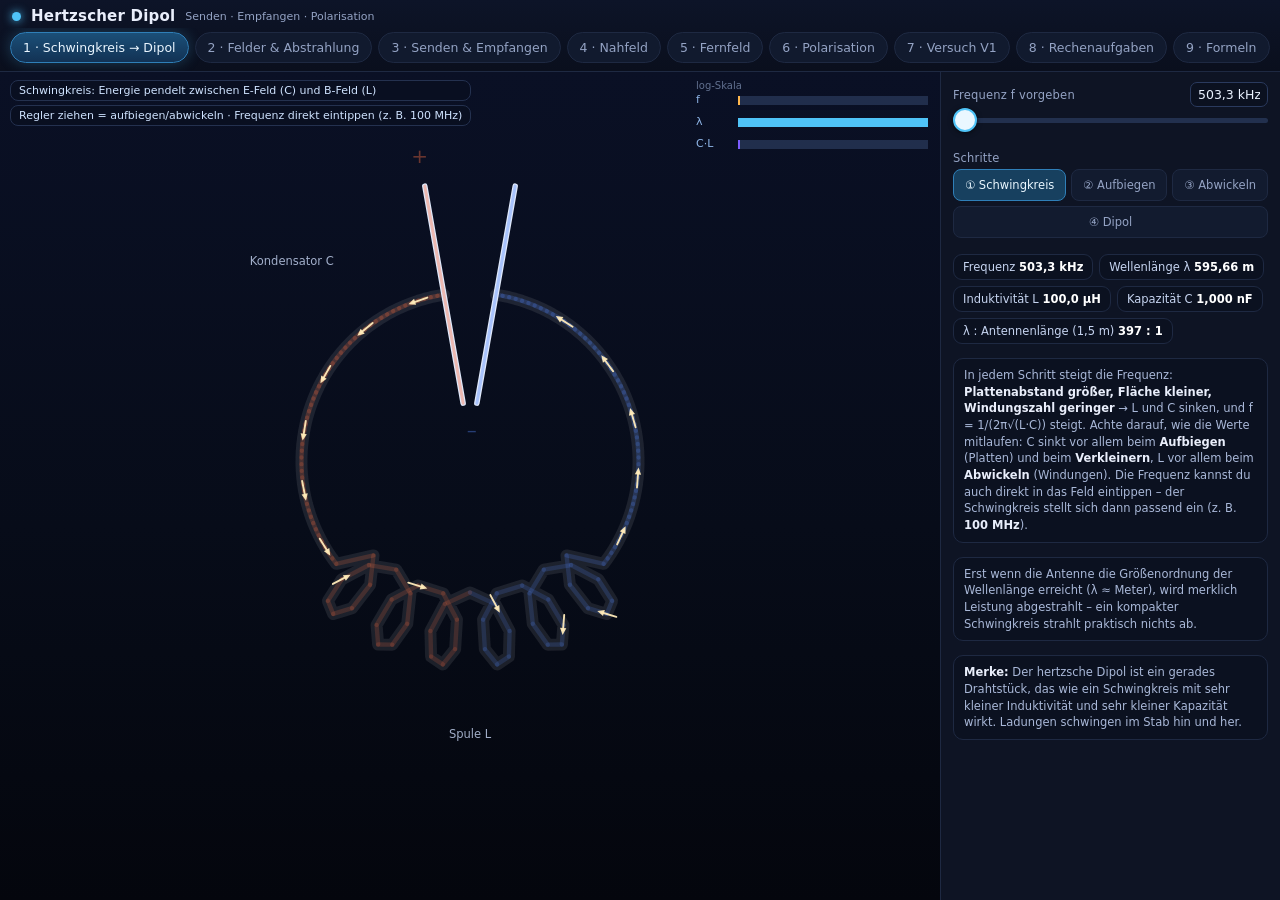
<file: index.html>
<!DOCTYPE html>
<html lang="de">
<head>
<meta charset="utf-8">
<meta name="viewport" content="width=device-width,initial-scale=1,maximum-scale=1,user-scalable=no,viewport-fit=cover">
<meta name="apple-mobile-web-app-capable" content="yes">
<meta name="apple-mobile-web-app-title" content="Dipol">
<link rel="apple-touch-icon" href="[data-uri]">
<link rel="icon" href="[data-uri]">
<meta name="mobile-web-app-capable" content="yes">
<meta name="apple-mobile-web-app-status-bar-style" content="black-translucent">
<meta name="theme-color" content="#070a14">
<meta name="description" content="Interaktive Simulation zum hertzschen Dipol: Senden und Empfangen, Abstrahlcharakteristik, Polarisation.">
<title>Hertzscher Dipol – Senden &amp; Empfangen</title>
<style>
/* Hertzscher Dipol – interaktive Simulation */
*{box-sizing:border-box;-webkit-tap-highlight-color:transparent}
:root{
  --bg:#070a14; --panel:#0e1424; --panel2:#131b2f; --line:#1e2942;
  --fg:#e9eefb; --dim:#94a3c4; --accent:#4fc3f7; --accent2:#7c5cff;
  --warm:#ff7043; --cool:#5b8cff; --mag:#40e0d0; --lamp:#ffd54f; --ok:#43d17a; --bad:#ff5a6e;
}
html,body{margin:0;padding:0;height:100%;background:var(--bg);color:var(--fg);
  font-family:-apple-system,BlinkMacSystemFont,"SF Pro Text",system-ui,"Segoe UI",Roboto,sans-serif;
  overscroll-behavior:none;-webkit-text-size-adjust:100%}
body{position:fixed;inset:0;overflow:hidden}
button{font-family:inherit}
#app{display:flex;flex-direction:column;height:100%;
  padding:env(safe-area-inset-top) env(safe-area-inset-right) env(safe-area-inset-bottom) env(safe-area-inset-left)}

/* ---------- Kopfleiste ---------- */
header{flex:0 0 auto;border-bottom:1px solid var(--line);background:linear-gradient(180deg,#0d1428,#0a0f1d)}
.brandrow{display:flex;align-items:center;gap:10px;padding:7px 12px 3px}
.brandrow h1{font-size:15px;margin:0;font-weight:650;letter-spacing:.2px;white-space:nowrap}
.brandrow .sub{font-size:11px;color:var(--dim);white-space:nowrap;overflow:hidden;text-overflow:ellipsis}
.spark{width:9px;height:9px;border-radius:50%;background:var(--accent);box-shadow:0 0 10px var(--accent);flex:0 0 auto}
#tabs{display:flex;gap:6px;overflow-x:auto;padding:4px 10px 8px;scrollbar-width:none}
#tabs::-webkit-scrollbar{display:none}
.tab{flex:0 0 auto;border:1px solid var(--line);background:#111a2e;color:var(--dim);
  font-size:12.5px;padding:7px 12px;border-radius:999px;white-space:nowrap;transition:.15s}
.tab.on{background:linear-gradient(180deg,#1b4f78,#123254);color:#eaf6ff;border-color:#2f7fb8;
  box-shadow:0 0 14px rgba(79,195,247,.25)}

/* ---------- Hauptbereich ---------- */
main{flex:1 1 auto;position:relative;min-height:0}
.view{position:absolute;inset:0;display:none;flex-direction:column}
.view.on{display:flex}
.stage{flex:1 1 auto;position:relative;min-height:0;overflow:hidden}
.stage canvas{display:block;width:100%;height:100%;touch-action:none}
.badges{position:absolute;top:8px;left:10px;display:flex;flex-direction:column;gap:4px;pointer-events:none}
.badge{font-size:11px;color:#cfe3ff;background:rgba(10,16,32,.72);border:1px solid #24314f;
  border-radius:8px;padding:3px 8px;backdrop-filter:blur(4px)}
.hint{position:absolute;bottom:8px;left:10px;right:10px;font-size:10.5px;color:#7d8db0;pointer-events:none;text-align:center}
.iconbtn{position:absolute;top:8px;right:10px;background:rgba(10,16,32,.75);border:1px solid #24314f;color:#cfe3ff;
  font-size:11.5px;padding:6px 10px;border-radius:8px}

/* ---------- Bedienfeld ---------- */
.panel{flex:0 0 auto;background:var(--panel);border-top:1px solid var(--line);
  padding:8px 12px 10px;overflow-y:auto;-webkit-overflow-scrolling:touch;max-height:47vh}
.panel.full{max-height:none;flex:1 1 auto;border-top:none}
.grid{display:grid;grid-template-columns:repeat(auto-fit,minmax(215px,1fr));gap:6px 16px}
.ctrl{min-width:0;padding:2px 0}
.ctrl-top{display:flex;justify-content:space-between;align-items:baseline;gap:8px}
.ctrl label{font-size:11.5px;color:var(--dim);letter-spacing:.2px}
.ctrl output{font-size:12.5px;font-weight:650;color:var(--accent);font-variant-numeric:tabular-nums}
input[type=range]{-webkit-appearance:none;appearance:none;width:100%;height:26px;background:transparent;margin:0}
input[type=range]::-webkit-slider-runnable-track{height:5px;border-radius:3px;background:#22304e}
input[type=range]::-webkit-slider-thumb{-webkit-appearance:none;width:24px;height:24px;border-radius:50%;
  background:#eaf7ff;border:2px solid var(--accent);margin-top:-10px;box-shadow:0 1px 5px rgba(0,0,0,.55)}
input[type=range]::-moz-range-track{height:5px;border-radius:3px;background:#22304e}
input[type=range]::-moz-range-thumb{width:22px;height:22px;border:2px solid var(--accent);background:#eaf7ff;border-radius:50%}
.nbox{display:inline-flex;align-items:baseline;gap:4px;flex:0 0 auto}
.nentry{width:78px;background:#0b1120;border:1px solid #2a3a5e;color:#eaf2ff;border-radius:7px;
  padding:4px 7px;font-size:12.5px;text-align:right;font-variant-numeric:tabular-nums;font-family:inherit}
.nentry:focus{outline:none;border-color:var(--accent);background:#0e1730}
.nunit{font-size:11.5px;color:var(--dim)}
.seg{display:flex;gap:5px;margin-top:3px;flex-wrap:wrap}
.seg button{flex:1 1 auto;min-width:58px;border:1px solid var(--line);background:#121b2f;color:var(--dim);
  font-size:11.5px;padding:8px 6px;border-radius:8px;transition:.15s}
.seg button.on{background:#17405f;color:#eaf7ff;border-color:#2f7fb8}
.seg.wide button{min-width:0}
h2.sec{font-size:11px;text-transform:uppercase;letter-spacing:1.1px;color:#61708f;margin:10px 0 2px;grid-column:1/-1}
.note{font-size:11.5px;line-height:1.45;color:#a9b8d8;background:#0b1120;border:1px solid var(--line);
  border-radius:10px;padding:8px 10px;margin-top:8px;grid-column:1/-1}
.note b{color:#e9eefb}
.formula{font-family:ui-monospace,SFMono-Regular,Menlo,monospace;color:#ffd9a8;font-size:12px}
.readouts{display:flex;flex-wrap:wrap;gap:6px;margin-top:8px;grid-column:1/-1}
.ro{background:#0b1120;border:1px solid var(--line);border-radius:9px;padding:5px 9px;font-size:11.5px;color:#c6d4f0}
.ro b{color:#fff;font-variant-numeric:tabular-nums}
.ro.warm b{color:var(--warm)} .ro.cool b{color:var(--mag)}
.plots{display:flex;gap:10px;grid-column:1/-1;margin-top:8px;flex-wrap:wrap}
.plots canvas{background:#0a1020;border:1px solid var(--line);border-radius:10px;width:150px;height:118px}

/* ---------- Karten (Aufgaben / Formeln) ---------- */
.cards{display:flex;flex-direction:column;gap:10px;padding:10px 12px 24px;overflow-y:auto;-webkit-overflow-scrolling:touch}
.ex{display:grid;grid-template-columns:minmax(0,220px) auto;gap:8px;align-items:center;margin-top:9px;justify-content:start}
.ex input{width:100%;background:#0b1120;border:1px solid var(--line);color:#eaf2ff;border-radius:9px;
  padding:10px 11px;font-size:15px;font-family:inherit;font-variant-numeric:tabular-nums}
.ex input:focus{outline:none;border-color:#2f7fb8}
.ex .unit{color:var(--dim);font-size:12.5px;white-space:nowrap}
.exrow{display:flex;gap:6px;margin-top:8px;flex-wrap:wrap}
.exrow button{flex:1 1 auto;border:1px solid #2f7fb8;background:#123254;color:#dff0ff;font-size:12.5px;padding:9px 11px;border-radius:9px}
.exrow button.ghost{border-color:var(--line);background:#111a2e;color:#c2cfe8}
.sol{margin-top:8px;font-size:12.5px;line-height:1.55;color:#cfe6ff;background:#0b1120;border:1px solid var(--line);
  border-radius:10px;padding:9px 11px;display:none}
.sol.on{display:block}
.card{background:var(--panel2);border:1px solid var(--line);border-radius:14px;padding:11px 13px}
.card h3{margin:0 0 6px;font-size:13.5px;display:flex;align-items:center;gap:8px}
.card h3 .n{display:inline-flex;width:20px;height:20px;border-radius:6px;background:#1c2b48;color:#8fd0ff;
  font-size:11.5px;align-items:center;justify-content:center;flex:0 0 auto}
.card p{margin:4px 0;font-size:12.5px;line-height:1.5;color:#c2cfe8}
.card .ans{display:flex;flex-direction:column;gap:6px;margin-top:8px}
.card .ans button{text-align:left;border:1px solid var(--line);background:#111a2e;color:#c2cfe8;font-size:12.5px;
  padding:9px 11px;border-radius:9px;line-height:1.4}
.card .ans button.ok{background:#12351f;border-color:#2f7f4a;color:#c6f0d5}
.card .ans button.bad{background:#3a1520;border-color:#8a3244;color:#ffd3da}
.fb{margin-top:8px;font-size:12.5px;line-height:1.5;color:#bfe9cf}
.fb.err{color:#ffc9d2}
.jump{margin-top:9px;border:1px solid #2f7fb8;background:#123254;color:#dff0ff;font-size:12px;padding:8px 11px;border-radius:9px}
.kv{display:grid;grid-template-columns:auto 1fr;gap:4px 12px;font-size:12.5px;margin-top:6px}
.kv div:nth-child(odd){color:var(--dim)}
.kv .formula{font-size:12.5px}
table.cmp{width:100%;border-collapse:collapse;font-size:12px;margin-top:6px}
table.cmp th,table.cmp td{border:1px solid var(--line);padding:6px 8px;text-align:left;vertical-align:top}
table.cmp th{background:#16213a;color:#bcd0f0;font-weight:600}

/* ---------- Querformat ---------- */
@media (orientation:landscape) and (max-height:900px){
  .view.on{flex-direction:row}
  .panel{max-height:none;width:340px;flex:0 0 340px;border-top:none;border-left:1px solid var(--line);
    padding-bottom:12px}
  .panel.full{width:auto;flex:1 1 auto}
  .grid{grid-template-columns:1fr}
  .badges{top:8px}
}
@media (max-width:420px){
  .brandrow h1{font-size:13.5px}
  .grid{grid-template-columns:1fr}
}

</style>
</head>
<body>
<div id="app">
  <header>
    <div class="brandrow">
      <span class="spark"></span>
      <h1>Hertzscher Dipol</h1>
      <span class="sub">Senden · Empfangen · Polarisation</span>
    </div>
    <nav id="tabs"></nav>
  </header>
  <main id="main"></main>
</div>
<script>
/* =========================================================================
   Hertzscher Dipol – interaktive Simulation
   Teil 1: Kern (Mathematik, 3D-Projektion, Bedienelemente, Tab-System)
   ========================================================================= */
'use strict';

const TAU = Math.PI * 2;
const C0 = 299792458;            // Lichtgeschwindigkeit in m/s
const D2R = Math.PI / 180;
const HALF_FOV = 23 * D2R;                       // halber vertikaler Öffnungswinkel
const clamp = (x, a, b) => (x < a ? a : x > b ? b : x);
const lerp = (a, b, t) => a + (b - a) * t;
const smooth = t => t * t * (3 - 2 * t);

function num(x, d = 2) { return x.toFixed(d).replace('.', ','); }
function hzStr(f) {
  if (f >= 1e9) return num(f / 1e9, 2) + ' GHz';
  if (f >= 1e6) return num(f / 1e6, f / 1e6 < 10 ? 2 : 1) + ' MHz';
  if (f >= 1e3) return num(f / 1e3, 0) + ' kHz';
  return num(f, 0) + ' Hz';
}
function pct(x) { return num(clamp(x * 100, 0, 999), x * 100 < 10 ? 1 : 0) + ' %'; }
/* Frequenzangabe aus Text lesen: "100", "100 MHz", "433mhz", "2,4 GHz" */
function parseHz(s) {
  const t = String(s).toLowerCase().replace(',', '.').replace(/\s/g, '');
  const m = t.match(/(-?[0-9]*\.?[0-9]+)(ghz|mhz|khz|hz)?/);
  if (!m) return NaN;
  const v = parseFloat(m[1]);
  const u = m[2] || 'mhz';
  return v * (u === 'ghz' ? 1e9 : u === 'mhz' ? 1e6 : u === 'khz' ? 1e3 : 1);
}

const el = (tag, cls, txt) => { const e = document.createElement(tag); if (cls) e.className = cls; if (txt != null) e.textContent = txt; return e; };
const $ = s => document.querySelector(s);

/* ================= 3D-Vektor-Mathematik ================= */
const v3 = {
  sub: (a, b) => [a[0] - b[0], a[1] - b[1], a[2] - b[2]],
  add: (a, b) => [a[0] + b[0], a[1] + b[1], a[2] + b[2]],
  mul: (a, s) => [a[0] * s, a[1] * s, a[2] * s],
  dot: (a, b) => a[0] * b[0] + a[1] * b[1] + a[2] * b[2],
  cross: (a, b) => [a[1] * b[2] - a[2] * b[1], a[2] * b[0] - a[0] * b[2], a[0] * b[1] - a[1] * b[0]],
  len: a => Math.hypot(a[0], a[1], a[2]),
  norm: a => { const l = Math.hypot(a[0], a[1], a[2]) || 1; return [a[0] / l, a[1] / l, a[2] / l]; }
};

/* ================= Physik: Feld eines Hertz-Dipols =================
   Dipol entlang der y-Achse. Standardformeln des kurzen Dipols mit
   Nahfeld- (1/r^3), Induktions- (1/r^2) und Fernfeldanteil (1/r).
   k = 2*pi/lambda, t = Phasenwinkel (omega*t) in rad.                 */
function dipoleField(x, y, z, t, k) {
  let r = Math.hypot(x, y, z); if (r < 1e-3) r = 1e-3;
  const rho = Math.hypot(x, z);
  const cost = y / r;
  const sint = Math.min(1, rho / r);
  const u = t - k * r;
  const cu = Math.cos(u), su = Math.sin(u);
  const i1 = 1 / r, i2 = i1 * i1, i3 = i2 * i1;
  const Er = 2 * cost * (cu * i3 - k * su * i2);
  const Et = sint * (cu * (i3 - k * k * i1) - k * su * i2);
  const Bp = sint * (k * k * cu * i1 + k * su * i2);
  const rh = [x / r, y / r, z / r];
  const cosf = rho > 1e-9 ? x / rho : 1, sinf = rho > 1e-9 ? z / rho : 0;
  const th = [cost * cosf, -sint, cost * sinf];       // theta-Dach
  const phv = [-sinf, 0, cosf];                       // phi-Dach
  const E = [Er * rh[0] + Et * th[0], Er * rh[1] + Et * th[1], Er * rh[2] + Et * th[2]];
  const B = [Bp * phv[0], Bp * phv[1], Bp * phv[2]];
  return { E, B, Er, Et, Bp, r, cost, sint, th, ph: phv, rh };
}
/* Amplituden der Feldkomponenten (Quadratur der Terme) */
function ampTheta(r, sint, k) {
  const i1 = 1 / r, i2 = i1 * i1, i3 = i2 * i1;
  return Math.abs(sint) * Math.hypot(i3 - k * k * i1, k * i2);
}
function ampBphi(r, sint, k) {
  const i1 = 1 / r, i2 = i1 * i1;
  return Math.abs(sint) * Math.hypot(k * k * i1, k * i2);
}
function ampEr(r, cost, k) {
  const i1 = 1 / r, i2 = i1 * i1, i3 = i2 * i1;
  return Math.abs(2 * cost) * Math.hypot(i3, k * i2);
}
/* Phasendifferenz zwischen E_θ und B_φ in Grad (90° im Nahfeld, 0° im Fernfeld) */
function fieldPhaseDiff(r, k) {
  const i1 = 1 / r, i2 = i1 * i1, i3 = i2 * i1;
  const AE = i3 - k * k * i1, BE = -k * i2;
  const AB = k * k * i1, BB = k * i2;
  const pE = Math.atan2(-BE, AE), pB = Math.atan2(-BB, AB);
  let d = (pE - pB) * 180 / Math.PI;
  d = ((d % 180) + 180) % 180;          // Phasendifferenz modulo 180°
  if (d > 90) d = 180 - d;              // 90° = Quadratur (Nahfeld), 0° = in Phase (Fernfeld)
  return d;
}
/* Dominierender Term: 0 = 1/r³ (Nahfeld), 1 = 1/r², 2 = 1/r (Fernfeld) */
function termDominance(r, k) {
  const i1 = 1 / r, i2 = i1 * i1, i3 = i2 * i1;
  const t = [i3, k * i2, k * k * i1];
  let m = 0; for (let i = 1; i < 3; i++) if (t[i] > t[m]) m = i;
  return m;
}
/* Wie stark ist der Energiefluss "gleichgerichtet"?   0 % = pendelt (Nahfeld),
   ~80 % = strahlt nach außen (Fernfeld) */
function fluxRatio(r, sint, k) {
  const i1 = 1 / r, i2 = i1 * i1, i3 = i2 * i1;
  let sum = 0, sq = 0;
  const N = 36;
  for (let i = 0; i < N; i++) {
    const u = i / N * TAU;
    const Et = sint * ((i3 - k * k * i1) * Math.cos(u) - k * i2 * Math.sin(u));
    const Bp = sint * (k * k * i1 * Math.cos(u) + k * i2 * Math.sin(u));
    const s = Et * Bp;
    sum += s; sq += s * s;
  }
  const mean = sum / N, rms = Math.sqrt(sq / N);
  return rms > 1e-30 ? Math.abs(mean) / rms : 0;
}

/* ================= Anzeige-Grundformen (2D) ================= */
function sLine(c, a, b, color, w, dash) {
  c.save(); c.strokeStyle = color; c.lineWidth = w;
  c.lineCap = 'round';
  if (dash) c.setLineDash(dash);
  c.beginPath(); c.moveTo(a.x, a.y); c.lineTo(b.x, b.y); c.stroke(); c.restore();
}
function sArrow(c, a, b, color, w, head) {
  const dx = b.x - a.x, dy = b.y - a.y, L = Math.hypot(dx, dy);
  if (L < 1.2) { c.save(); c.fillStyle = color; c.beginPath(); c.arc(a.x, a.y, w * .9, 0, TAU); c.fill(); c.restore(); return; }
  const ux = dx / L, uy = dy / L;
  const hs = Math.min(head, L * 0.75);
  c.save(); c.strokeStyle = color; c.fillStyle = color; c.lineWidth = w; c.lineCap = 'round';
  c.beginPath(); c.moveTo(a.x, a.y); c.lineTo(b.x - ux * hs * .7, b.y - uy * hs * .7); c.stroke();
  c.beginPath();
  c.moveTo(b.x, b.y);
  c.lineTo(b.x - ux * hs - uy * hs * .45, b.y - uy * hs + ux * hs * .45);
  c.lineTo(b.x - ux * hs + uy * hs * .45, b.y - uy * hs - ux * hs * .45);
  c.closePath(); c.fill(); c.restore();
}
function sText(c, x, y, txt, color, size, align, baseline) {
  c.save(); c.fillStyle = color; c.font = (size || 11) + 'px -apple-system,system-ui,sans-serif';
  c.textAlign = align || 'center'; c.textBaseline = baseline || 'middle';
  c.fillText(txt, x, y); c.restore();
}
function sGlow(c, x, y, r, color, alpha) {
  const g = c.createRadialGradient(x, y, 0, x, y, r);
  g.addColorStop(0, 'rgba(255,255,255,' + alpha + ')');
  g.addColorStop(0.25, color.replace('A', (alpha * 0.85).toFixed(3)));
  g.addColorStop(1, color.replace('A', '0'));
  c.save(); c.globalCompositeOperation = 'lighter';
  c.beginPath(); c.arc(x, y, r, 0, TAU); c.fillStyle = g; c.fill(); c.restore();
}

/* ================= Tab-System ================= */
const mainEl = document.getElementById('main');
const tabsEl = document.getElementById('tabs');
const views = [];
let cur = null, now = 0;

function addView(id, title, build) {
  const sec = el('section', 'view');
  sec.id = 'view-' + id;
  const stage = el('div', 'stage');
  const canvas = el('canvas');
  stage.append(canvas);
  stage.append(el('div', 'badges'));
  const panel = el('div', 'panel');
  sec.append(stage, panel);
  mainEl.append(sec);

  const view = {
    id, title, sec, stage, canvas, panel,
    ctx: canvas.getContext('2d'),
    W: 1, H: 1,
    cam: { yaw: -0.72, pitch: 0.30, dist: 8, target: [0, 0, 0] },
    homeCam: { yaw: -0.72, pitch: 0.30, dist: 8 },
    sprites: [], badges: [], phase: 0, t: 0,
    begin() {
      const cam = this.cam, cp = Math.cos(cam.pitch);
      const e = [cam.target[0] + cam.dist * cp * Math.sin(cam.yaw),
                 cam.target[1] + cam.dist * Math.sin(cam.pitch),
                 cam.target[2] + cam.dist * cp * Math.cos(cam.yaw)];
      const f = v3.norm(v3.sub(cam.target, e));
      let r = v3.cross(f, [0, 1, 0]); if (v3.len(r) < 1e-6) r = [1, 0, 0]; r = v3.norm(r);
      const u = v3.cross(r, f);
      this._F = { e, f, r, u, fpx: (this.H * 0.5) / Math.tan(HALF_FOV) };
      this.sprites.length = 0;
    },
    proj(p) {
      const F = this._F, d = v3.sub(p, F.e), z = v3.dot(d, F.f);
      return { x: this.W * 0.5 + F.fpx * v3.dot(d, F.r) / z,
               y: this.H * 0.5 - F.fpx * v3.dot(d, F.u) / z, z };
    },
    push(z, fn) { this.sprites.push({ z, fn }); },
    flush() { this.sprites.sort((a, b) => b.z - a.z); for (const s of this.sprites) s.fn(); this.sprites.length = 0; },
    resetCam() { Object.assign(this.cam, this.homeCam); },
    /* Nötiger Kameraabstand, damit ein Radius "rad" in beiden Richtungen passt */
    needDist(rad) {
      const tanV = Math.tan(HALF_FOV) * 0.92;
      const tanH = tanV * (this.W / Math.max(1, this.H));
      return clamp(rad / Math.max(0.02, Math.min(tanV, tanH)), 1.2, 60);
    },
    fit(rad) { this.cam.dist = this.needDist(rad); },
    setBadges(list) {
      this.badges = list;
      const box = this.stage.querySelector('.badges');
      if (!box) return;
      const key = list.join('|');
      if (box._key === key) return;
      box._key = key;
      box.innerHTML = '';
      list.forEach(t => box.append(el('div', 'badge', t)));
    },
    addBadgeBox() {
      if (!this.stage.querySelector('.badges')) {
        const b = el('div', 'badges'); this.stage.append(b);
      }
    },
    resize() {
      const r = this.canvas.getBoundingClientRect();
      const W = r.width, H = r.height;
      if (W < 4 || H < 4) return;
      const dpr = Math.min(2, window.devicePixelRatio || 1);
      const w = Math.round(W * dpr), h = Math.round(H * dpr);
      if (this.canvas.width !== w || this.canvas.height !== h) { this.canvas.width = w; this.canvas.height = h; }
      this.W = W; this.H = H;
      this.ctx.setTransform(dpr, 0, 0, dpr, 0, 0);
      if (this.onResize) this.onResize();
    }
  };

  /* Bedienung: Ziehen = drehen, zwei Finger = zoomen */
  const pts = new Map(); let pinch = 0, moved = 0;
  const cv = canvas;
  cv.addEventListener('pointerdown', e => {
    try { cv.setPointerCapture(e.pointerId); } catch (_) { }
    pts.set(e.pointerId, { x: e.clientX, y: e.clientY }); moved = 0;
  });
  cv.addEventListener('pointermove', e => {
    const p = pts.get(e.pointerId); if (!p) return;
    const dx = e.clientX - p.x, dy = e.clientY - p.y;
    p.x = e.clientX; p.y = e.clientY;
    moved += Math.abs(dx) + Math.abs(dy);
    if (pts.size === 1) {
      if (!(view.onDrag && view.onDrag(dx, dy))) {
        view.cam.yaw -= dx * 0.0065;
        view.cam.pitch = clamp(view.cam.pitch + dy * 0.006, -1.32, 1.42);
        if (view.onOrbit) view.onOrbit();
      }
    } else if (pts.size >= 2) {
      const a = [...pts.values()];
      const d = Math.hypot(a[0].x - a[1].x, a[0].y - a[1].y);
      if (pinch > 0) {
        view.cam.dist = clamp(view.cam.dist * (pinch / d), 1.2, 60);
        if (view.onZoom) view.onZoom();
      }
      pinch = d;
    }
  });
  const up = e => { pts.delete(e.pointerId); if (pts.size < 2) pinch = 0; };
  cv.addEventListener('pointerup', up);
  cv.addEventListener('pointercancel', up);
  cv.addEventListener('wheel', e => {
    e.preventDefault();
    view.cam.dist = clamp(view.cam.dist * Math.exp(e.deltaY * 0.0012), 1.2, 60);
    if (view.onZoom) view.onZoom();
  }, { passive: false });
  cv.addEventListener('touchstart', e => { if (e.touches.length > 1) e.preventDefault(); }, { passive: false });

  views.push(view);
  const btn = el('button', 'tab', title);
  btn.onclick = () => showView(view);
  tabsEl.append(btn);
  view.btn = btn;

  build(view);
  return view;
}

function showView(v) {
  views.forEach(x => {
    const on = x === v;
    x.sec.classList.toggle('on', on);
    x.btn.classList.toggle('on', on);
  });
  cur = v;
  if (history.replaceState) history.replaceState(null, '', '#' + v.id);
  requestAnimationFrame(() => { v.resize(); if (v.onShow) v.onShow(); });
  window.scrollTo(0, 0);
}

/* ================= Bedienelemente ================= */
function grid(parent, title) {
  const g = el('div', 'grid');
  parent.append(g);
  if (title) g.append(el('h2', 'sec', title));
  return g;
}
function slider(parent, o) {
  const w = el('div', 'ctrl');
  const top = el('div', 'ctrl-top');
  const lab = el('label', null, o.label);
  const e = o.entry;
  let out = null, nInp = null;
  if (e) {
    const box = el('span', 'nbox');
    nInp = el('input');
    nInp.type = 'text'; nInp.inputMode = 'decimal'; nInp.className = 'nentry';
    nInp.autocomplete = 'off'; nInp.spellcheck = false;
    box.append(nInp);
    if (typeof e.unit === 'string') box.append(el('span', 'nunit', e.unit));
    top.append(lab, box);
  } else {
    out = el('output');
    top.append(lab, out);
  }
  w.append(top);
  const inp = el('input'); inp.type = 'range';
  inp.min = o.min; inp.max = o.max; inp.step = o.step; inp.value = o.value;
  w.append(inp); parent.append(w);
  const fmt = o.fmt || (v => num(v, 2));
  const toPhys = p => (e && e.toPhys) ? e.toPhys(p) : p * (e ? (e.scale || 1) : 1);
  const toPos = ph => (e && e.toPos) ? e.toPos(ph) : ph / (e ? (e.scale || 1) : 1);
  const sync = () => {
    const p = +inp.value;
    if (e) {
      if (document.activeElement !== nInp)
        nInp.value = e.display ? e.display(p) : num(toPhys(p) / (e.scale || 1), e.dec != null ? e.dec : 2);
    } else out.textContent = fmt(p);
  };
  const commit = () => {
    let ph;
    try { ph = e.parse ? e.parse(nInp.value) : parseFloat(String(nInp.value).replace(',', '.')) * (e.scale || 1); }
    catch (_) { ph = NaN; }
    if (!isFinite(ph)) { sync(); return; }
    const p = clamp(toPos(ph), +inp.min, +inp.max);
    inp.value = p; sync();
    if (o.on) o.on(p);
  };
  if (e) {
    nInp.addEventListener('change', commit);
    nInp.addEventListener('keydown', ev => { if (ev.key === 'Enter') { commit(); nInp.blur(); } });
  }
  inp.addEventListener('input', () => { sync(); o.on && o.on(+inp.value); });
  sync();
  return { el: w, input: inp, entry: nInp, get: () => +inp.value, set(v, fire) { inp.value = v; sync(); if (fire) o.on && o.on(+inp.value); } };
}
function seg(parent, o) {
  const w = el('div', 'ctrl');
  if (o.label) w.append(el('label', null, o.label));
  const row = el('div', 'seg' + (o.wide === false ? '' : ' wide'));
  w.append(row); parent.append(w);
  const items = o.options.map(op => {
    const b = el('button', null, op.label);
    b.onclick = () => { sel(op.v); o.on && o.on(op.v); };
    row.append(b); return { b, v: op.v, c: op.color };
  });
  function sel(v) { items.forEach(it => { it.b.classList.toggle('on', it.v === v); if (it.c) it.b.style.color = it.v === v ? it.c : ''; }); }
  sel(o.value);
  return { el: w, set: sel, get: () => items.find(i => i.b.classList.contains('on')).v };
}
function note(parent, html) {
  const n = el('div', 'note'); n.innerHTML = html; parent.append(n); return n;
}
function readouts(parent) {
  const r = el('div', 'readouts'); parent.append(r);
  const map = {};
  return {
    el: r,
    add(key, label, cls) { const d = el('div', 'ro' + (cls ? ' ' + cls : '')); d.innerHTML = label + ' <b>–</b>';
      r.append(d); map[key] = d.querySelector('b'); return map[key]; },
    set(key, v) { const b = map[key]; if (b && b._last !== v) { b.textContent = v; b._last = v; } }
  };
}
function pole(parent, o) {
  const w = el('div', 'ctrl');
  const lab = el('div', 'ctrl-top'); lab.append(el('label', null, o.label), el('output', null, ''));
  w.append(lab);
  const inp = el('input'); inp.type = 'range';
  inp.min = o.min; inp.max = o.max; inp.step = o.step; inp.value = o.value;
  w.append(inp); parent.append(w);
  const sync = () => { lab.querySelector('output').textContent = (o.fmt || (v => num(v, 0) + '°'))(+inp.value); };
  inp.addEventListener('input', () => { sync(); o.on && o.on(+inp.value); });
  sync();
  return { el: w, get: () => +inp.value, set(v, fire) { inp.value = v; sync(); if (fire) o.on && o.on(+inp.value); } };
}

/* ================= Diagramme ================= */
function polarPlot(cv, o) {
  const dpr = Math.min(2, window.devicePixelRatio || 1);
  const W = cv.clientWidth || 150, H = cv.clientHeight || 118;
  if (cv.width !== W * dpr) { cv.width = W * dpr; cv.height = H * dpr; }
  else if (cv.height !== H * dpr) { cv.height = H * dpr; }
  const c = cv.getContext('2d');
  c.setTransform(dpr, 0, 0, dpr, 0, 0);
  c.clearRect(0, 0, W, H);
  const cx = W / 2, cy = H / 2, R = Math.min(W, H) * 0.40;
  c.strokeStyle = '#1e2942'; c.lineWidth = 1;
  for (let i = 1; i <= 3; i++) { c.beginPath(); c.arc(cx, cy, R * i / 3, 0, TAU); c.stroke(); }
  for (let i = 0; i < 8; i++) {
    const a = i * TAU / 8;
    c.beginPath(); c.moveTo(cx + Math.cos(a) * R * 0.08, cy + Math.sin(a) * R * 0.08);
    c.lineTo(cx + Math.cos(a) * R, cy + Math.sin(a) * R); c.stroke();
  }
  /* Kurve: fn(alpha) -> 0..1, alpha gemessen ab oben, im Uhrzeigersinn */
  c.beginPath();
  for (let i = 0; i <= 180; i++) {
    const a = i / 180 * TAU;
    const rr = clamp(o.fn(a), 0, 1.15) * R;
    const x = cx + Math.sin(a) * rr, y = cy - Math.cos(a) * rr;
    i ? c.lineTo(x, y) : c.moveTo(x, y);
  }
  c.strokeStyle = o.color || '#4fc3f7'; c.lineWidth = 2; c.stroke();
  if (o.markerAngle != null) {
    const ang = o.markerAngle;
    const rr = clamp(o.fn(ang), 0, 1.15) * R;
    const x = cx + Math.sin(ang) * rr, y = cy - Math.cos(ang) * rr;
    c.strokeStyle = 'rgba(255,213,79,.45)'; c.lineWidth = 1;
    c.beginPath(); c.moveTo(cx, cy); c.lineTo(x, y); c.stroke();
    c.fillStyle = '#ffd54f'; c.beginPath(); c.arc(x, y, 4.5, 0, TAU); c.fill();
  }
  sText(c, cx, 9, o.top || '', '#7d8db0', 10);
  sText(c, W - 6, cy + R + 8, o.lab || '', '#61708f', 9.5, 'right');
}
function curvePlot(cv, o) {
  const dpr = Math.min(2, window.devicePixelRatio || 1);
  const W = cv.clientWidth || 150, H = cv.clientHeight || 118;
  if (cv.width !== W * dpr || cv.height !== H * dpr) { cv.width = W * dpr; cv.height = H * dpr; }
  const c = cv.getContext('2d');
  c.setTransform(dpr, 0, 0, dpr, 0, 0);
  c.clearRect(0, 0, W, H);
  const L = 26, B = 20, T = 14, R = 8;
  const pw = W - L - R, ph = H - B - T;
  c.strokeStyle = '#1e2942'; c.lineWidth = 1;
  c.beginPath(); c.moveTo(L, T); c.lineTo(L, T + ph); c.lineTo(L + pw, T + ph); c.stroke();
  c.beginPath();
  for (let i = 0; i <= 120; i++) {
    const u = i / 120;
    const x = L + u * pw, y = T + ph - clamp(o.fn(u), 0, 1) * ph;
    i ? c.lineTo(x, y) : c.moveTo(x, y);
  }
  c.strokeStyle = o.color || '#ffb74d'; c.lineWidth = 2; c.stroke();
  if (o.marker != null) {
    const u = clamp(o.marker, 0, 1);
    const x = L + u * pw, y = T + ph - clamp(o.fn(u), 0, 1) * ph;
    c.strokeStyle = '#2b3a5c'; c.beginPath(); c.moveTo(x, T); c.lineTo(x, T + ph); c.stroke();
    c.fillStyle = '#ffd54f'; c.beginPath(); c.arc(x, y, 4, 0, TAU); c.fill();
  }
  sText(c, L, 8, o.top || '', '#7d8db0', 10, 'left');
  sText(c, W - 6, H - 6, o.xlab || '', '#61708f', 9.5, 'right');
  sText(c, L - 4, T + 4, o.ylab || '', '#61708f', 9.5, 'right');
}

/* ================= Hauptschleife ================= */
let lastT = 0;
function frame(ts) {
  const dt = lastT ? Math.min(0.05, (ts - lastT) / 1000) : 0;
  lastT = ts; now += dt;
  const v = cur;
  if (v) {
    if (!v.sec.classList.contains('on')) { /* nichts */ }
    else if (v.draw) {
      v.t += dt;
      try { v.draw(dt); }
      catch (e) { if (!v._err) { v._err = 1; console.error('Zeichenfehler in Ansicht ' + v.id + ':', e); } }
    }
  }
  requestAnimationFrame(frame);
}
function setVH() {
  document.documentElement.style.setProperty('--vh', window.innerHeight + 'px');
}
window.addEventListener('resize', () => { setVH(); views.forEach(v => v.resize()); });
window.addEventListener('orientationchange', () => setTimeout(() => { setVH(); views.forEach(v => v.resize()); }, 250));

/* =========================================================================
   Teil 2: Szenen – Feldvisualisierung, Sender, Empfänger
   ========================================================================= */

const HALF = 0.75;                 // halbe Dipollänge [m]  (λ/2 bei 100 MHz)
const F0 = 100e6;                  // Bezugsfrequenz
const LAM0 = C0 / F0;              // 3,0 m

const WARM = [255, 112, 67], COOL = [86, 138, 255], CYAN = [72, 214, 232], LAMPC = [255, 214, 90];
function mixc(a, b, t) { return [a[0] + (b[0] - a[0]) * t, a[1] + (b[1] - a[1]) * t, a[2] + (b[2] - a[2]) * t]; }
function rgba(c, a) { return 'rgba(' + (c[0] | 0) + ',' + (c[1] | 0) + ',' + (c[2] | 0) + ',' + a.toFixed(3) + ')'; }

/* ---------- 3D-Zeichenprimitive mit Tiefensortierung ---------- */
function P3(V, a, b, color, w, dash) {
  const A = V.proj(a), B = V.proj(b); if (A.z < 0.06 || B.z < 0.06) return;
  V.push((A.z + B.z) * .5, () => sLine(V.ctx, A, B, color, w, dash));
}
function A3(V, a, b, color, w, head) {
  const A = V.proj(a), B = V.proj(b); if (A.z < 0.06 || B.z < 0.06) return;
  const d = Math.hypot(A.x - B.x, A.y - B.y); if (d < 1.1) return;
  V.push((A.z + B.z) * .5, () => sArrow(V.ctx, A, B, color, w, head || 8));
}
function T3(V, p, txt, color, size, dy, align) {
  const A = V.proj(p); if (A.z < 0.06) return;
  V.push(A.z, () => sText(V.ctx, A.x, A.y + (dy || 0), txt, color || '#cfe3ff', size || 11.5, align));
}
function SEG3(V, pts, color, w, dash) { for (let i = 0; i + 1 < pts.length; i++)P3(V, pts[i], pts[i + 1], color, w, dash); }
function bg(V) {
  const c = V.ctx, H = V.H;
  const g = c.createLinearGradient(0, 0, 0, H);
  g.addColorStop(0, '#0a1025'); g.addColorStop(.55, '#070c19'); g.addColorStop(1, '#04060d');
  c.fillStyle = g; c.fillRect(0, 0, V.W, H);
}

/* ---------- Hintergrundraster in der Äquatorebene ---------- */
function equatorGrid(V, ext) {
  const step = ext > 4 ? 1 : 0.5;
  for (let r = step; r <= ext * 1.02; r += step) {
    const pts = [];
    for (let i = 0; i <= 64; i++) { const a = i / 64 * TAU; pts.push([r * Math.cos(a), 0, r * Math.sin(a)]); }
    for (let i = 0; i + 1 < pts.length; i++) P3(V, pts[i], pts[i + 1], 'rgba(60,80,120,.42)', 1);
  }
  for (let i = 0; i < 24; i++) {
    const a = i / 24 * TAU;
    P3(V, [0, 0, 0], [ext * Math.cos(a), 0, ext * Math.sin(a)], 'rgba(60,80,120,.22)', 1);
  }
}

/* ---------- Nahfeldgrenze (Kugel r = λ) ---------- */
function nearSphere(V, lam) {
  const C = 'rgba(79,195,247,.55)';
  for (let k = 0; k < 3; k++) {
    const pts = [];
    for (let i = 0; i <= 72; i++) {
      const a = i / 72 * TAU, s = Math.sin(a) * lam, c = Math.cos(a) * lam;
      pts.push(k === 0 ? [s, c, 0] : k === 1 ? [s, 0, c] : [0, s, c]);
    }
    for (let i = 0; i + 1 < pts.length; i++) P3(V, pts[i], pts[i + 1], C, 1.2, [5, 5]);
  }
  T3(V, [0, lam, 0], 'r = λ  (Nahfeldgrenze)', 'rgba(120,200,255,.85)', 11.5, -6);
}

/* ---------- Abstrahlkeule (Toroid) ---------- */
function donut(V, R) {
  const col = 'rgba(255,150,80,.34)';
  for (let th = 15; th < 180; th += 15) {
    const a = th * D2R, pts = [];
    for (let i = 0; i <= 48; i++) {
      const p = i / 48 * TAU;
      pts.push([R * Math.sin(a) * Math.sin(a) * Math.cos(p), R * Math.sin(a) * Math.cos(a), R * Math.sin(a) * Math.sin(a) * Math.sin(p)]);
    }
    for (let i = 0; i + 1 < pts.length; i++) P3(V, pts[i], pts[i + 1], col, 1.2);
  }
  for (let p = 0; p < 12; p++) {
    const pp = p / 12 * TAU, pts = [];
    for (let i = 0; i <= 40; i++) {
      const a = i / 40 * Math.PI;
      pts.push([R * Math.sin(a) * Math.sin(a) * Math.cos(pp), R * Math.sin(a) * Math.cos(a), R * Math.sin(a) * Math.sin(a) * Math.sin(pp)]);
    }
    for (let i = 0; i + 1 < pts.length; i++) P3(V, pts[i], pts[i + 1], col, 1.2);
  }
}

/* ---------- Amplitudenskalierung (logarithmisch, damit Nah- und Fernfeld
     gleichzeitig sichtbar bleiben; Angabe im Bild vermerkt) ---------- */
const LOGK = 9;
function ampScale(a, aRef) { return clamp(Math.log10(1 + LOGK * a / aRef), 0, 1); }

/* ---------- E-Feld: Vertikalschnitt (x-y-Ebene) ---------- */
function quiverVertical(V, st, lam, k, t, ext) {
  const ctx = V.ctx;
  const aref = 2 * (k * k) / lam;
  const NR = 12, NA = 32, rmax = ext * 0.97, rmin = clamp(0.22 * ext, 0.10, 0.42);
  for (let i = 0; i < NR; i++) {
    const r = rmin * Math.pow(rmax / rmin, i / (NR - 1));
    const na = i < 2 ? 8 : (i < 4 ? 16 : (i < 6 ? 24 : 32));
    const Lmax = Math.min(0.13 * r + 0.02 * ext, ext * 0.085);
    for (let j = 0; j < na; j++) {
      const th = j * TAU / na + (NA / na - 1) * Math.PI / NA;
      const x = r * Math.sin(th), y = r * Math.cos(th);
      const f = dipoleField(x, y, 0, t, k);
      const a = Math.hypot(f.E[0], f.E[1]);
      if (a < 1e-9) continue;
      const len = Lmax * ampScale(a, aref);
      const ux = f.E[0] / a, uy = f.E[1] / a;
      const A = V.proj([x - ux * len * .5, y - uy * len * .5, 0]);
      const B = V.proj([x + ux * len * .5, y + uy * len * .5, 0]);
      if (A.z < 0.06 || B.z < 0.06) continue;
      const scr = Math.hypot(A.x - B.x, A.y - B.y);
      if (scr < 2.0) continue;
      const vert = Math.min(1, Math.abs(f.E[1]) / a + 0.15);
      const col = rgba(mixc(COOL, WARM, f.E[1] > 0 ? 1 : 0), 0.22 + 0.62 * Math.max(vert, ampScale(a, aref) * .8));
      V.push((A.z + B.z) * .5, () => sArrow(ctx, A, B, col, Math.max(1.05, scr * .07), Math.min(6.5, 1.5 + scr * .45)));
    }
  }
}
/* ---------- B-Feld: Vertikalschnitt (Symbole aus/in der Ebene) ---------- */
function quiverBVertical(V, st, lam, k, t, ext) {
  const ctx = V.ctx, fwd = V._F.f;
  const aref = 2 * (k * k) / lam;
  const NR = 6, NA = 14, rmax = ext * 0.95, rmin = clamp(0.26 * ext, 0.18, 0.7);
  for (let i = 0; i < NR; i++) {
    const r = rmin * Math.pow(rmax / rmin, i / (NR - 1));
    for (let j = 0; j < NA; j++) {
      const th = j * TAU / NA;
      const x = r * Math.sin(th), y = r * Math.cos(th);
      const f = dipoleField(x, y, 0, t, k);
      const b = Math.abs(f.Bp); if (b < 1e-12) continue;
      const s = ampScale(b, aref); if (s < 0.04) continue;
      const A = V.proj([x, y, 0]); if (A.z < 0.06) continue;
      const rad = 2 + 7 * s;
      const away = v3.dot(f.B, fwd) < 0;        // zeigt das Feld zum Betrachter?
      const col = rgba(CYAN, 0.3 + 0.6 * s);
      V.push(A.z, () => {
        ctx.save(); ctx.strokeStyle = col; ctx.fillStyle = col; ctx.lineWidth = 1.4;
        ctx.beginPath(); ctx.arc(A.x, A.y, rad, 0, TAU); ctx.stroke();
        if (away) {
          ctx.beginPath(); ctx.arc(A.x, A.y, Math.max(1.1, rad * .28), 0, TAU); ctx.fill();
        } else {
          const q = rad * .72;
          ctx.beginPath(); ctx.moveTo(A.x - q, A.y - q); ctx.lineTo(A.x + q, A.y + q);
          ctx.moveTo(A.x + q, A.y - q); ctx.lineTo(A.x - q, A.y + q); ctx.stroke();
        }
        ctx.restore();
      });
    }
  }
}
/* ---------- Felder im Horizontalschnitt (y = 0) ---------- */
function quiverHorizontal(V, st, lam, k, t, ext) {
  const ctx = V.ctx;
  const aref = 2 * (k * k) / lam;
  const NR = 5, NA = 24, rmin = 0.5, rmax = ext * 0.95;
  for (let i = 0; i < NR; i++) {
    const r = rmin * Math.pow(rmax / rmin, i / (NR - 1));
    const Lmax = Math.min(0.16 * r + 0.02 * ext, ext * 0.1);
    for (let j = 0; j < NA; j++) {
      const ph = j * TAU / NA + (i % 2) * (TAU / NA / 2);
      const x = r * Math.cos(ph), z = r * Math.sin(ph);
      const f = dipoleField(x, 0, z, t, k);
      /* E (senkrecht) */
      if (st.showE) {
        const a = Math.hypot(f.E[0], f.E[1], f.E[2]); if (a > 1e-9) {
          const len = Lmax * ampScale(a, aref);
          const uy = f.E[1] / a;
          const A = V.proj([x, -uy * len * .5, z]), B = V.proj([x, uy * len * .5, z]);
          if (A.z > .06 && B.z > .06) {
            const scr = Math.hypot(A.x - B.x, A.y - B.y);
            if (scr > 2) {
              const col = rgba(f.E[1] > 0 ? WARM : COOL, 0.25 + 0.6 * Math.abs(uy));
              V.push((A.z + B.z) * .5, () => sArrow(ctx, A, B, col, Math.max(1.05, scr * .07), Math.min(6.5, 1.5 + scr * .4)));
            }
          }
        }
      }
      /* B (tangential) */
      if (st.showB) {
        const b = Math.abs(f.Bp); if (b > 1e-12) {
          const len = Lmax * 1.1 * ampScale(b, aref);
          const ux = f.B[0] / b, uz = f.B[2] / b;
          const A = V.proj([x - ux * len * .5, 0, z - uz * len * .5]);
          const B = V.proj([x + ux * len * .5, 0, z + uz * len * .5]);
          if (A.z > .06 && B.z > .06) {
            const scr = Math.hypot(A.x - B.x, A.y - B.y);
            if (scr > 2) V.push((A.z + B.z) * .5, () => sArrow(ctx, A, B, rgba(CYAN, .6), 1.4, 6));
          }
        }
      }
    }
  }
}

/* ---------- Kleines Diagramm: E und B in Phase (Folie 11) ---------- */
function phasePlot(cv, ph, delta) {
  const dpr = Math.min(2, window.devicePixelRatio || 1);
  const W = cv.clientWidth || 150, H = cv.clientHeight || 118;
  if (cv.width !== W * dpr || cv.height !== H * dpr) { cv.width = W * dpr; cv.height = H * dpr; }
  const c = cv.getContext('2d');
  c.setTransform(dpr, 0, 0, dpr, 0, 0);
  c.clearRect(0, 0, W, H);
  const L = 20, B = 18, T = 16, R = 26;
  const pw = W - L - R, phh = H - B - T, mid = T + phh / 2;
  c.strokeStyle = '#1e2942'; c.lineWidth = 1;
  c.beginPath(); c.moveTo(L, T); c.lineTo(L, T + phh); c.lineTo(L + pw, T + phh); c.stroke();
  c.beginPath(); c.moveTo(L, mid); c.lineTo(L + pw, mid); c.stroke();
  const N = 120;
  const curves = [[WARM, 1, 0], [CYAN, 0.78, delta || 0]];
  curves.forEach(([col, sc, off]) => {
    c.beginPath();
    for (let i = 0; i <= N; i++) {
      const u = i / N, x = L + u * pw;
      const y = mid - sc * (phh * 0.40) * Math.sin(u * TAU * 2 - ph + off);
      i ? c.lineTo(x, y) : c.moveTo(x, y);
    }
    c.strokeStyle = rgba(col, .95); c.lineWidth = 1.8; c.stroke();
  });
  const u0 = 0.58, x0 = L + u0 * pw;
  c.save(); c.setLineDash([3, 3]); c.strokeStyle = 'rgba(150,175,215,.55)'; c.lineWidth = 1;
  c.beginPath(); c.moveTo(x0, T); c.lineTo(x0, T + phh); c.stroke(); c.restore();
  curves.forEach(([col, sc, off]) => {
    const y = mid - sc * (phh * 0.40) * Math.sin(u0 * TAU * 2 - ph + off);
    c.fillStyle = rgba(col, 1); c.beginPath(); c.arc(x0, y, 3.4, 0, TAU); c.fill();
  });
  sText(c, L, 8, delta ? 'Δφ = ' + Math.round(Math.abs(delta) * 180 / Math.PI) + '°' : 'E und B in Phase', '#7d8db0', 10, 'left');
  sText(c, W - 6, T + 6, 'E', '#ff7043', 11, 'right');
  sText(c, W - 6, T + phh - 6, 'B', '#48d6e8', 11, 'right');
  sText(c, L + pw, H - 5, '→ x', '#61708f', 9.5, 'right');
}

/* ---------- Phasendifferenz E/B über dem Abstand (log. Achse) ---------- */
function phaseDiffPlot(cv, k, lam, rNow) {
  const dpr = Math.min(2, window.devicePixelRatio || 1);
  const W = cv.clientWidth || 150, H = cv.clientHeight || 118;
  if (cv.width !== W * dpr || cv.height !== H * dpr) { cv.width = W * dpr; cv.height = H * dpr; }
  const c = cv.getContext('2d');
  c.setTransform(dpr, 0, 0, dpr, 0, 0);
  c.clearRect(0, 0, W, H);
  const L = 26, B = 20, T = 16, R = 10;
  const pw = W - L - R, phh = H - B - T;
  const X = u => L + u * pw, Y = d => T + phh * (1 - d / 90);
  c.strokeStyle = '#1e2942'; c.lineWidth = 1;
  c.beginPath(); c.moveTo(L, T); c.lineTo(L, T + phh); c.lineTo(L + pw, T + phh); c.stroke();
  c.strokeStyle = 'rgba(34,48,78,.9)';
  [0.1, 1].forEach(rl => {
    const u = Math.log10(rl / 0.03) / 2;
    c.beginPath(); c.moveTo(X(u), T); c.lineTo(X(u), T + phh); c.stroke();
    sText(c, X(u), T + phh + 10, rl < 1 ? '0,1λ' : 'λ', '#61708f', 9);
  });
  c.beginPath();
  for (let i = 0; i <= 120; i++) {
    const u = i / 120;
    const r = 0.03 * Math.pow(100, u) * lam;
    const d = fieldPhaseDiff(Math.max(r, 1e-3), k);
    i ? c.lineTo(X(u), Y(d)) : c.moveTo(X(u), Y(d));
  }
  c.strokeStyle = '#7c5cff'; c.lineWidth = 2; c.stroke();
  const uNow = clamp(Math.log10(Math.max(rNow / lam, 0.0301) / 0.03) / 2, 0, 1);
  const dNow = fieldPhaseDiff(Math.max(rNow, 1e-3), k);
  c.save(); c.setLineDash([3, 3]); c.strokeStyle = 'rgba(255,213,79,.5)';
  c.beginPath(); c.moveTo(X(uNow), T); c.lineTo(X(uNow), T + phh); c.stroke(); c.restore();
  c.fillStyle = '#ffd54f'; c.beginPath(); c.arc(X(uNow), Y(dNow), 4, 0, TAU); c.fill();
  sText(c, L, 8, 'Phasendifferenz E–B', '#7d8db0', 10, 'left');
  sText(c, L - 3, T + 4, '90°', '#61708f', 9.5, 'right');
  sText(c, L - 3, T + phh + 4, '0°', '#61708f', 9.5, 'right');
  sText(c, W - 6, H - 6, 'r / λ →', '#61708f', 9.5, 'right');
}

/* ---------- Speisung: die Spannung liegt in der Mitte am Spalt an ----------
   Der Generator speist die beiden Dipolhälften an ihren inneren Enden.
   Damit ist klar: die beiden Hälften sind die beiden "Platten" des
   aufgebogenen Kondensators, die Ladungen sitzen an den äußeren Enden. */
const GAP = 0.055;
function drawGenerator(V, st) {
  const h = st.dipHalf || HALF;
  /* kleiner Speiseblock im Spalt zwischen den Dipolhälften */
  const hx = 0.075, hy = 0.085, hz = 0.075;
  const c = 'rgba(190,205,235,.8)';
  const bot = [[-hx, -hy, -hz], [hx, -hy, -hz], [hx, -hy, hz], [-hx, -hy, hz]];
  const top = [[-hx, hy, -hz], [hx, hy, -hz], [hx, hy, hz], [-hx, hy, hz]];
  for (let i = 0; i < 4; i++) {
    P3(V, bot[i], bot[(i + 1) % 4], c, 1.4);
    P3(V, top[i], top[(i + 1) % 4], c, 1.4);
    P3(V, bot[i], top[i], c, 1.4);
  }
  /* Gehäuse des Hochfrequenzgenerators unter dem Dipol */
  const y1 = -(h + 0.22), y0 = y1 - 0.80;
  /* zwei Zuführungen zum Generatorgehäuse */
  P3(V, [hx, -hy, 0], [0.085, y1, 0], 'rgba(150,170,205,.55)', 1.5);
  P3(V, [-hx, -hy, 0], [-0.085, y1, 0], 'rgba(150,170,205,.55)', 1.5);

  const x0 = -0.44, x1 = 0.44, z0 = -0.28, z1 = 0.28;
  const bc = 'rgba(140,160,200,.5)';
  const bot2 = [[x0, y0, z0], [x1, y0, z0], [x1, y0, z1], [x0, y0, z1]];
  const top2 = [[x0, y1, z0], [x1, y1, z0], [x1, y1, z1], [x0, y1, z1]];
  for (let i = 0; i < 4; i++) {
    P3(V, bot2[i], bot2[(i + 1) % 4], bc, 1.2);
    P3(V, top2[i], top2[(i + 1) % 4], bc, 1.2);
    P3(V, bot2[i], top2[i], bc, 1.2);
  }
  T3(V, [0, y0 - 0.20, 0], 'Hochfrequenzgenerator', 'rgba(185,205,235,.85)', 11);
}

/* ---------- Maßstabsbalken (absolute Größen ablesbar) ---------- */
function drawScaleBar(V) {
  const pxPerM = V._F.fpx / Math.max(0.5, V.cam.dist);
  let L = 0.2;
  for (const t of [0.2, 0.5, 1, 2, 5]) { if (t * pxPerM <= V.W * 0.30) L = t; else break; }
  const w = L * pxPerM, x0 = 16, y0 = V.H - 20;
  const c = V.ctx;
  c.save();
  c.strokeStyle = 'rgba(200,215,245,.8)'; c.lineWidth = 2; c.lineCap = 'butt';
  c.beginPath();
  c.moveTo(x0, y0); c.lineTo(x0 + w, y0);
  c.moveTo(x0, y0 - 5); c.lineTo(x0, y0 + 5);
  c.moveTo(x0 + w, y0 - 5); c.lineTo(x0 + w, y0 + 5);
  c.stroke();
  c.restore();
  sText(c, x0 + w / 2, y0 - 12, L < 1 ? num(L * 100, 0) + ' cm' : num(L, 0) + ' m', 'rgba(200,215,245,.85)', 11.5);
}

/* ---------- Sendedipol mit Ladungen und Strom ---------- */
function drawRod(V, st, t) {
  const h = st.dipHalf || HALF;
  [[-h, -GAP], [GAP, h]].forEach(([a, b]) => {
    P3(V, [0, a, 0], [0, b, 0], 'rgba(120,140,175,.30)', 9);
    P3(V, [0, a, 0], [0, b, 0], '#c9d6ef', 3.4);
  });
  if (!st.showCharges) return;
  const N = 17;
  const A = V.proj([0, -h, 0]), B = V.proj([0, h, 0]);
  for (let i = 0; i < N; i++) {
    const s = i / (N - 1), y = -h + 2 * h * s;
    const q = -Math.cos(Math.PI * s) * Math.cos(t);
    const cur = Math.sin(Math.PI * s) * Math.sin(t);
    const px = lerp(A.x, B.x, s), py = lerp(A.y, B.y, s);
    const zz = A.z + (B.z - A.z) * s;
    if (zz < .06) continue;
    const rq = Math.abs(q);
    if (rq > .04) {
      const col = rgba(mixc(COOL, WARM, q > 0 ? 1 : 0), .25 + .7 * rq);
      const rad = 1.6 + 10 * rq;
      V.push(zz, () => {
        const c = V.ctx; c.save();
        c.fillStyle = col; c.beginPath(); c.arc(px, py, rad, 0, TAU); c.fill();
        if (rad > 7.5) {
          c.fillStyle = '#08101f'; c.font = 'bold ' + (rad * 1.35).toFixed(0) + 'px system-ui';
          c.textAlign = 'center'; c.textBaseline = 'middle';
          c.fillText(q > 0 ? '+' : '–', px, py + rad * .06);
        }
        c.restore();
      });
    }
    if (i % 2 === 0 && Math.abs(cur) > .12) {
      const dir = cur > 0 ? 1 : -1;
      const dy = (B.y - A.y) * 0.035 * dir;
      const col = 'rgba(255,235,180,' + (.3 + .55 * Math.abs(cur)) + ')';
      V.push(zz - .01, () => {
        const c = V.ctx; c.save(); c.strokeStyle = col; c.lineWidth = 1.8; c.lineCap = 'round';
        c.beginPath(); c.moveTo(px + 9, py - dy * Math.abs(cur)); c.lineTo(px + 9, py + dy * Math.abs(cur)); c.stroke();
        c.beginPath(); c.moveTo(px + 5, py + dy * Math.abs(cur) * .45); c.lineTo(px + 9, py + dy * Math.abs(cur));
        c.lineTo(px + 13, py + dy * Math.abs(cur) * .45); c.stroke(); c.restore();
      });
    }
  }
}

/* ---------- Empfangsdipol / Induktionsschleife ---------- */
function circle3(V, c, axis, rad, color, w, dash) {
  const a = v3.norm(axis);
  let u = Math.abs(a[1]) < .9 ? v3.norm(v3.cross(a, [0, 1, 0])) : v3.norm(v3.cross(a, [1, 0, 0]));
  const v = v3.cross(a, u);
  const pts = [];
  for (let i = 0; i <= 48; i++) {
    const q = i / 48 * TAU;
    pts.push([c[0] + rad * (u[0] * Math.cos(q) + v[0] * Math.sin(q)),
              c[1] + rad * (u[1] * Math.cos(q) + v[1] * Math.sin(q)),
              c[2] + rad * (u[2] * Math.cos(q) + v[2] * Math.sin(q))]);
  }
  SEG3(V, pts, color, w, dash);
}

function reception(st, k) {
  const R = st.receiver; if (!R) return null;
  const th = R.theta * D2R, ph = R.phi * D2R;
  const pos = [R.r * Math.sin(th) * Math.cos(ph), R.r * Math.cos(th), R.r * Math.sin(th) * Math.sin(ph)];
  const f = dipoleField(pos[0], pos[1], pos[2], 0, k);
  const r = Math.max(R.r, 0.06);
  const sint = Math.min(1, Math.hypot(pos[0], pos[2]) / r);
  const Aref = (k * k) / 0.5;                     // Bezug: Fernfeld bei r = 0,50 m
  let A, G, kind = R.mode;
  if (kind === 'loop') {
    G = Math.abs(Math.cos(R.gamma * D2R));
    A = ampBphi(r, sint, k) / Aref * G * (st.f / F0);
  } else {
    if (st.gridOn) { const a = st.gridA * D2R, b = R.beta * D2R; G = Math.abs(Math.sin(a) * Math.sin(a - b)); }
    else { const b = R.beta * D2R; G = Math.abs(Math.cos(b)); }
    A = ampTheta(r, sint, k) / Aref * G;
  }
  return { pos, that: f.th, phv: f.ph, amp: A, P: A * A, G, r, sint, f };
}
function ampFrom(st, k, r, thetaDeg, betaDeg, gridOn, gridA) {
  const th = thetaDeg * D2R, rho = r * Math.sin(th);
  const sint = Math.min(1, Math.abs(rho) / Math.max(r, .06));
  const Aref = (k * k) / 0.5;
  const rr = Math.max(r, .06);
  if (st.receiver && st.receiver.mode === 'loop') {
    return ampBphi(rr, sint, k) / Aref * Math.abs(Math.cos(st.receiver.gamma * D2R)) * (st.f / F0);
  }
  let G;
  if (gridOn) { const a = gridA * D2R, b = betaDeg * D2R; G = Math.abs(Math.sin(a) * Math.sin(a - b)); }
  else G = Math.abs(Math.cos(betaDeg * D2R));
  return ampTheta(rr, sint, k) / Aref * G;
}

function drawReceiver(V, st, k, t, res) {
  const R = st.receiver;
  const pos = res.pos, that = res.that, phv = res.phv;
  const b = R.beta * D2R;
  const ext = st.extent || 3;
  const lam = C0 / st.f, aref = 2 * (k * k) / lam;
  const Lref = 0.14 * ext;

  /* Sichtlinie Sender → Empfänger */
  P3(V, [0, 0, 0], pos, 'rgba(120,150,200,.28)', 1, [4, 6]);

  /* Empfänger */
  if (R.mode === 'probe') {
    const Ap = V.proj(pos);
    if (Ap.z > 0.06) V.push(Ap.z, () => {
      const c2 = V.ctx; c2.save();
      c2.beginPath(); c2.arc(Ap.x, Ap.y, 11, 0, TAU); c2.fillStyle = 'rgba(120,220,255,.16)'; c2.fill();
      c2.beginPath(); c2.arc(Ap.x, Ap.y, 4.5, 0, TAU); c2.fillStyle = '#8fe0ff'; c2.fill();
      c2.strokeStyle = 'rgba(255,255,255,.85)'; c2.lineWidth = 1.4; c2.stroke();
      c2.restore();
    });
    T3(V, v3.add(pos, [0, 0.24, 0]), 'Messpunkt', 'rgba(160,220,255,.9)', 11.5, -6);
  } else if (R.mode === 'loop') {
    const g = R.gamma * D2R;
    const n = v3.add(v3.mul(that, Math.sin(g)), v3.mul(phv, Math.cos(g)));
    circle3(V, pos, n, 0.26, '#d8e4ff', 2.6);
    A3(V, pos, v3.add(pos, v3.mul(n, 0.42)), 'rgba(140,220,255,.85)', 1.6, 7);
    T3(V, v3.add(pos, v3.mul(n, .5)), 'n̂', 'rgba(140,220,255,.9)', 11);
  } else {
    const d = v3.add(v3.mul(that, Math.cos(b)), v3.mul(phv, Math.sin(b)));
    const e1 = v3.add(pos, v3.mul(d, -0.26)), e2 = v3.add(pos, v3.mul(d, 0.26));
    P3(V, e1, e2, 'rgba(120,140,175,.35)', 11);
    P3(V, e1, e2, '#e7eeff', 4);
  }
  if (R.mode !== 'probe')
    T3(V, v3.add(pos, [0, 0.46, 0]), R.mode === 'loop' ? 'Induktionsschleife' : 'Empfangsdipol', 'rgba(220,230,255,.85)', 12, -8);
  /* momentane Feldvektoren am Empfänger (durch das Gitter ggf. gefiltert) */
  const loc = dipoleField(pos[0], pos[1], pos[2], t, k);
  let vecT = v3.mul(that, v3.dot(loc.E, that));
  if (st.gridOn) {
    const A = st.gridA * D2R;
    const bt = v3.add(v3.mul(that, Math.cos(A)), v3.mul(phv, Math.sin(A)));
    vecT = v3.sub(vecT, v3.mul(bt, v3.dot(vecT, bt)));
  }
  if (st.showFieldArrows) {
    const mT = v3.len(vecT);
    if (mT > 1e-9) {
      const l = Lref * ampScale(mT, aref);
      const u = v3.mul(vecT, 1 / mT);
      A3(V, pos, v3.add(pos, v3.mul(u, l)), rgba(mixc(COOL, WARM, u[1] > 0 ? 1 : 0), .92), 2.2, 10);
      T3(V, v3.add(pos, v3.mul(u, l * 1.2)), 'E', '#ff8f6a', 12);
    }
    const mB = v3.len(loc.B);
    if (mB > 1e-9) {
      const l = Lref * 0.85 * ampScale(mB, aref);
      const u = v3.mul(loc.B, 1 / mB);
      A3(V, pos, v3.add(pos, v3.mul(u, l)), 'rgba(72,214,232,.9)', 2, 9);
      T3(V, v3.add(pos, v3.mul(u, l * 1.25)), 'B', '#48d6e8', 12);
    }
  }

  /* Metallgitter */
  if (st.gridOn) {
    const gc = v3.mul(pos, 0.68);
    const A = st.gridA * D2R;
    const bt = v3.add(v3.mul(that, Math.cos(A)), v3.mul(phv, Math.sin(A)));
    const ct = v3.add(v3.mul(that, -Math.sin(A)), v3.mul(phv, Math.cos(A)));
    const S = 0.56;
    const cor = [
      v3.add(gc, v3.add(v3.mul(bt, -S), v3.mul(ct, -S))),
      v3.add(gc, v3.add(v3.mul(bt, S), v3.mul(ct, -S))),
      v3.add(gc, v3.add(v3.mul(bt, S), v3.mul(ct, S))),
      v3.add(gc, v3.add(v3.mul(bt, -S), v3.mul(ct, S)))
    ];
    SEG3(V, [cor[0], cor[1], cor[2], cor[3], cor[0]], 'rgba(150,170,205,.75)', 1.6);
    for (let u = -0.42; u < 0.421; u += 0.075) {
      const o = v3.add(gc, v3.mul(ct, u));
      P3(V, v3.add(o, v3.mul(bt, S)), v3.add(o, v3.mul(bt, -S)), 'rgba(190,205,230,.85)', 1.3);
    }
    T3(V, v3.add(gc, v3.mul(ct, -0.86)), 'Gitter α = ' + num(st.gridA, 0) + '°', 'rgba(170,200,235,.9)', 11);
    /* Zerlegung des E-Feldes am Gitter */
    const loc2 = dipoleField(gc[0], gc[1], gc[2], t, k);
    const peak = ampTheta(Math.max(v3.len(gc), 0.06), res.sint, k);
    const sc = peak > 1e-9 ? 0.5 / peak : 0;
    const Ev = v3.mul(that, v3.dot(loc2.E, that) * sc);
    const parV = v3.mul(bt, v3.dot(Ev, bt));
    const perV = v3.sub(Ev, parV);
    A3(V, gc, v3.add(gc, Ev), 'rgba(233,238,251,.85)', 2, 9);
    A3(V, gc, v3.add(gc, parV), 'rgba(255,110,110,.6)', 2, 8);
    A3(V, gc, v3.add(gc, perV), 'rgba(255,180,80,.95)', 2.4, 10);
    T3(V, v3.add(gc, perV), 'E⊥', '#ffb74d', 11.5, -8);
    T3(V, v3.add(gc, parV), 'E∥', 'rgba(255,150,150,.9)', 11.5, 8);
  }
}

/* ---------- Gesamtszene ---------- */
function renderDipole(V, st, dt) {
  const ctx = V.ctx;
  st.phase += TAU * st.slow * dt;
  const lam = C0 / st.f, k = TAU / lam, t = st.phase;
  const dipHalf = lam / 4;                    // λ/2-Dipol: Länge folgt der Frequenz
  st.lam = lam; st.dipHalf = dipHalf;
  let ext = st.extFixed || Math.max(lam * 1.05, st.receiver ? st.receiver.r * 1.12 : 0, 1.35);
  ext = Math.max(ext, dipHalf * 1.55);
  if (st.extRange) ext = clamp(ext, st.extRange[0], st.extRange[1]);
  st.extent = ext;
  if (st.autoFit) V.cam.dist = lerp(V.cam.dist, V.needDist(ext), 0.07);
  V.begin();
  bg(V);
  if (st.showEqGrid !== false) equatorGrid(V, ext);
  if (st.showFronts) waveFronts(V, lam, st.phase, ext);
  if (st.showDonut) donut(V, ext * 0.86);
  if (st.showNear) nearSphere(V, lam);
  if (st.cut === 'vertical') {
    if (st.showE) quiverVertical(V, st, lam, k, t, ext);
    if (st.showB) quiverBVertical(V, st, lam, k, t, ext);
    if (st.showS) quiverS(V, st, lam, k, t, ext);
  } else {
    quiverHorizontal(V, st, lam, k, t, ext);
  }
  const res = reception(st, k);
  if (res) drawReceiver(V, st, k, t, res);
  if (st.showGenerator) drawGenerator(V, st);
  drawRod(V, st, t);
  P3(V, [0.10, dipHalf - 0.10, 0], [0.46, dipHalf + 0.34, 0], 'rgba(160,180,215,.5)', 1, [3, 4]);
  T3(V, [0.50, dipHalf + 0.38, 0], 'Sendedipol', 'rgba(220,230,255,.85)', 12, 0);
  V.flush();
  if (st.showScale) drawScaleBar(V);
  st.result = res;
  return { lam, k, t, res, dipHalf };
}

function drawLamp(V, st, res) {
  if (!res) return;
  if (st.receiver && st.receiver.mode === 'probe') return;
  const A = V.proj(res.pos); if (A.z < .06) return;
  const P = clamp(res.P, 0, 4);
  const g = Math.pow(clamp(P, 0, 1.4), 0.34);
  const R = 9 + 34 * g;
  if (g > 0.02) sGlow(V.ctx, A.x, A.y, R, 'rgba(255,205,80,A)', Math.min(1, .35 + g));
  const c = V.ctx;
  c.save();
  c.beginPath(); c.arc(A.x, A.y, 6.5, 0, TAU);
  c.fillStyle = rgba(mixc([70,70,80], LAMPC, Math.min(1, g * 1.2)), 1); c.fill();
  c.strokeStyle = 'rgba(255,255,255,.75)'; c.lineWidth = 1.2; c.stroke();
  c.restore();
}

/* =========================================================================
   Teil 3: Ansichten – Schwingkreis, Felder, Senden/Empfangen,
           Polarisation, Versuch, Formeln
   ========================================================================= */
const R2D = 180 / Math.PI;

/* ==================== 1 · Schwingkreis → Dipol ==================== */
function lcPath(g, s) {
  const R = 0.52, d0 = 0.155;
  const a0 = Math.PI / 2 + d0, a1 = Math.PI / 2 - d0 + TAU;
  const ang = lerp(a0, a1, s);
  const p0x = R * Math.cos(ang), p0y = R * Math.sin(ang);
  const p1x = -1 + 2 * s, p1y = 0;
  return [lerp(p0x, p1x, g), lerp(p0y, p1y, g)];
}

addView('lc', '1 · Schwingkreis → Dipol', V => {
  const st = { g: 0, gt: 0, ph: 0 };
  /* ---- Modell: Schwingkreis  L₀ = 100 µH, C₀ = 1 nF  →  f₀ = 503 kHz
     Aufbiegen (Platten) senkt C, Abwickeln (Windungen) senkt L;
     Endzustand  L = 0,633 µH, C = 4 pF  →  f = 1/(2π√(L·C)) = 100 MHz (λ = 3 m) ---- */
  const Lstart = 100e-6, Cstart = 1e-9, Lend = 0.633e-6, Cend = 4e-12;
  const ss = (a, b, x) => { const t = clamp((x - a) / (b - a), 0, 1); return t * t * (3 - 2 * t); };
  const sC = g => clamp(0.58 * ss(0, 0.42, g) + 0.42 * ss(0.62, 1, g), 0, 1);
  const sL = g => clamp(0.10 * ss(0, 0.34, g) + 0.84 * ss(0.30, 0.78, g) + 0.06 * ss(0.72, 1, g), 0, 1);
  const Cof = g => Cstart * Math.pow(Cend / Cstart, sC(g));
  const Lof = g => Lstart * Math.pow(Lend / Lstart, sL(g));
  const fOf = g => 1 / (TAU * Math.sqrt(Lof(g) * Cof(g)));
  const posOfF = f => {
    let lo = 0, hi = 1;
    for (let i = 0; i < 40; i++) { const m = (lo + hi) / 2; if (fOf(m) < f) lo = m; else hi = m; }
    return (lo + hi) / 2;
  };
  const fc = (x, u) => x >= 1e6 ? num(x / 1e6, 2) + ' MHz' : x >= 1e3 ? num(x / 1e3, 1) + ' kHz' : num(x, 0) + ' Hz';
  const G = grid(V.panel);
  const sG = slider(G, {
    label: 'Frequenz f vorgeben', min: 0, max: 1, step: 0.005, value: 0,
    entry: {
      toPhys: g => fOf(g), toPos: f => posOfF(f),
      display: g => fc(fOf(g)), parse: parseHz
    },
    on: v => { st.gt = v; }
  });
  seg(G, {
    label: 'Schritte', value: 'g0', options: [
      { v: 'g0', label: '① Schwingkreis' },
      { v: 'g1', label: '② Aufbiegen' },
      { v: 'g2', label: '③ Abwickeln' },
      { v: 'g3', label: '④ Dipol' }],
    on: v => {
      const m = { g0: 0, g1: .45, g2: .78, g3: 1 };
      sG.set(m[v]); st.gt = m[v];
    }
  });
  const RO = readouts(G);
  RO.add('f', 'Frequenz');
  RO.add('lam', 'Wellenlänge λ');
  RO.add('l', 'Induktivität L');
  RO.add('c', 'Kapazität C');
  RO.add('r', 'λ : Antennenlänge (1,5 m)');
  note(G, 'In jedem Schritt steigt die Frequenz: <b>Plattenabstand größer, Fläche kleiner, Windungszahl geringer</b> → L und C sinken, und f = 1/(2π√(L·C)) steigt. ' +
    'Achte darauf, wie die Werte mitlaufen: C sinkt vor allem beim <b>Aufbiegen</b> (Platten) und beim <b>Verkleinern</b>, L vor allem beim <b>Abwickeln</b> (Windungen). ' +
    'Die Frequenz kannst du auch direkt in das Feld eintippen – der Schwingkreis stellt sich dann passend ein (z. B. <b>100 MHz</b>).');
  note(G, 'Erst wenn die Antenne die Größenordnung der Wellenlänge erreicht (λ ≈ Meter), wird merklich Leistung abgestrahlt – ein kompakter Schwingkreis strahlt praktisch nichts ab.');
  note(G, '<b>Merke:</b> Der hertzsche Dipol ist ein gerades Drahtstück, das wie ein Schwingkreis mit sehr kleiner Induktivität und sehr kleiner Kapazität wirkt. Ladungen schwingen im Stab hin und her.');

  V.draw = dt => {
    st.g = lerp(st.g, st.gt, Math.min(1, dt * 9));
    const g = st.g;
    st.ph += TAU * (0.22 + 1.0 * g) * dt;
    const c = V.ctx, W = V.W, H = V.H;
    c.clearRect(0, 0, W, H); bg(V);
    const S = Math.min(W / 2.9, H / 2.15), cx = W / 2, cy = H * 0.47;
    const X = x => cx + x * S, Y = y => cy - y * S;
    const N = 150;

    const base = [];
    for (let i = 0; i <= N; i++) base.push(lcPath(g, i / N));
    const coilA = 0.115 * Math.pow(1 - g, 0.55);
    const coilW = 0.15 + 0.11 * g;                 // Wickelbereich dehnt sich aus
    const coilN = 6 * Math.pow(1 - g, 1.15);       // Windungszahl sinkt beim Abwickeln
    const path = [];
    for (let i = 0; i <= N; i++) {
      const s = i / N, p = base[i];
      const p1 = base[Math.min(N, i + 1)], p0 = base[Math.max(0, i - 1)];
      let tx = p1[0] - p0[0], ty = p1[1] - p0[1]; const tl = Math.hypot(tx, ty) || 1; tx /= tl; ty /= tl;
      let off = 0, offA = 0;
      if (coilN > 0.02 && s > 0.5 - coilW && s < 0.5 + coilW) {
        const th = (s - (0.5 - coilW)) / (2 * coilW) * TAU * coilN;
        off = coilA * Math.cos(th);
        offA = coilA * 0.7 * Math.sin(th);
      }
      path.push([p[0] - ty * off + tx * offA, p[1] + tx * off + ty * offA]);
    }
    c.save();
    c.strokeStyle = 'rgba(255,255,255,.09)'; c.lineWidth = 12; c.lineJoin = 'round'; c.lineCap = 'round';
    c.beginPath(); path.forEach((p, i) => i ? c.lineTo(X(p[0]), Y(p[1])) : c.moveTo(X(p[0]), Y(p[1]))); c.stroke();
    c.restore();
    const rho = s => -Math.cos(Math.PI * s) * Math.cos(st.ph);
    const curr = s => ((1 - g) + g * Math.sin(Math.PI * s)) * Math.sin(st.ph);
    for (let i = 0; i < N; i++) {
      const q = rho((i + .5) / N), a = Math.abs(q);
      const col = rgba(mixc(COOL, WARM, q > 0 ? 1 : 0), 0.16 + 0.8 * a);
      const p = path[i], q2 = path[i + 1];
      sLine(c, { x: X(p[0]), y: Y(p[1]) }, { x: X(q2[0]), y: Y(q2[1]) }, col, 4.4);
    }
    for (let i = 4; i < N - 3; i += 9) {
      const i0 = curr(i / N);
      if (Math.abs(i0) < .16) continue;
      const p = path[i], p1 = path[i + 1];
      const dx = (p1[0] - p[0]) * S, dy = -(p1[1] - p[1]) * S;
      const L = Math.hypot(dx, dy) || 1;
      const ux = dx / L * Math.sign(i0), uy = dy / L * Math.sign(i0);
      const len = 7 + 13 * Math.abs(i0);
      sArrow(c, { x: X(p[0]) - ux * len / 2, y: Y(p[1]) - uy * len / 2 },
        { x: X(p[0]) + ux * len / 2, y: Y(p[1]) + uy * len / 2 },
        'rgba(255,235,185,' + (.35 + .6 * Math.abs(i0)) + ')', 1.9, 7);
    }
    const pw = 0.34 * Math.pow(Math.max(0, 1 - g * 1.12), 0.8);
    if (pw > 0.012) {
      [0, 1].forEach(e => {
        const i = e ? N : 0, j = e ? N - 1 : 1;
        let tx = path[i][0] - path[j][0], ty = path[i][1] - path[j][1];
        const tl = Math.hypot(tx, ty) || 1; tx /= tl; ty /= tl;
        const nx = -ty, ny = tx, p = path[i];
        sLine(c, { x: X(p[0] + nx * pw), y: Y(p[1] + ny * pw) }, { x: X(p[0] - nx * pw), y: Y(p[1] - ny * pw) }, '#dfe8fa', 5.5);
        const qs = rho(e ? 1 : 0);
        const col = rgba(mixc(COOL, WARM, qs > 0 ? 1 : 0), .35 + .65 * Math.abs(qs));
        sLine(c, { x: X(p[0] + nx * pw), y: Y(p[1] + ny * pw) }, { x: X(p[0] - nx * pw), y: Y(p[1] - ny * pw) }, col, 3);
        sText(c, X(p[0] + nx * (pw + .09)), Y(p[1] + ny * (pw + .09)), qs > 0 ? '+' : '–', col, 20);
      });
      sText(c, X(path[0][0] - 0.34), Y(path[0][1] + 0.10), 'Kondensator C', 'rgba(200,215,245,.8)', 11.5, 'right');
    }
    if (coilA > 0.01) {
      const p = path[Math.round(N * .5)];
      sText(c, X(p[0]), Y(p[1] - 0.44), 'Spule L', 'rgba(200,215,245,.8)', 11.5);
    }
    if (g > 0.6) sText(c, X(0), Y(-0.34), 'Dipol', 'rgba(255,205,120,' + num((g - .6) / .4 * 9, 2) + ')', 13.5);
    if (g > 0.5) {
      const op = (g - .5) * 2;
      sText(c, X(-1.10), Y(-0.02), 'Drahtende 1', 'rgba(150,170,205,' + (0.7 * op) + ')', 10.5, 'right');
      sText(c, X(1.10), Y(-0.02), 'Drahtende 2', 'rgba(150,170,205,' + (0.7 * op) + ')', 10.5, 'left');
    }

    const f = fOf(g);
    const lam = C0 / f;
    const Ln = Lof(g), Cn = Cof(g);
    RO.set('f', fc(f));
    RO.set('lam', lam > 999 ? num(lam / 1000, 2) + ' km' : num(lam, 2) + ' m');
    RO.set('l', Ln >= 1e-6 ? num(Ln * 1e6, Ln * 1e6 < 10 ? 3 : 1) + ' µH' : num(Ln * 1e9, 0) + ' nH');
    RO.set('c', Cn >= 1e-9 ? num(Cn * 1e9, 3) + ' nF' : num(Cn * 1e12, Cn * 1e12 < 10 ? 2 : 1) + ' pF');
    RO.set('r', num(lam / 1.5, lam < 10 ? 1 : 0) + ' : 1');
    const lcRel = (Math.log10(Ln * Cn) - Math.log10(Lstart * Cstart)) / (Math.log10(Lend * Cend) - Math.log10(Lstart * Cstart));
    const bar = (x, y, w, h, v, col, lab) => {
      if (lab) sText(c, x, y + h / 2, lab, '#8fb6e8', 11, 'left');
      x += 42;
      c.fillStyle = 'rgba(34,48,78,.95)'; c.fillRect(x, y, w, h);
      c.fillStyle = col; c.fillRect(x, y, Math.max(2, w * clamp(v, 0, 1)), h);
    };
    const bw = Math.min(W * 0.26, 190);
    const bx0 = W - bw - 54;
    sText(c, bx0, 14, 'log-Skala', '#61708f', 10, 'left');
    bar(bx0, 24, bw, 9, g, '#ffb74d', 'f');
    bar(bx0, 46, bw, 9, 1 - g, '#4fc3f7', 'λ');
    bar(bx0, 68, bw, 9, lcRel, '#7c5cff', 'C·L');
    V.setBadges(['Schwingkreis: Energie pendelt zwischen E-Feld (C) und B-Feld (L)',
      'Regler ziehen = aufbiegen/abwickeln · Frequenz direkt eintippen (z. B. 100 MHz)']);
  };
});

/* ==================== 2 · Felder & Abstrahlung ==================== */
addView('field', '2 · Felder & Abstrahlung', V => {
  V.cam.yaw = -0.38; V.cam.pitch = 0.17;
  V.homeCam = { yaw: -0.38, pitch: 0.17, dist: 8 };
  const st = {
    f: F0, slow: .85, cut: 'vertical', showE: true, showB: true, showNear: true,
    showDonut: false, showCharges: true, phase: 0, autoFit: true, receiver: null,
    gridOn: false, gridA: 45, showFieldArrows: false, showGenerator: true,
    showScale: true, extRange: [2.4, 3.8]
  };
  const G = grid(V.panel);
  slider(G, {
    label: 'Frequenz des Senders', min: 60, max: 200, step: 1, value: 100,
    entry: { unit: 'MHz', scale: 1e6, dec: 0 },
    fmt: v => num(v, 0) + ' MHz', on: v => st.f = v * 1e6
  });
  V.onZoom = () => { st.autoFit = false; };
  slider(G, { label: 'Zeitlupe (Wellen pro Sekunde)', min: .15, max: 2.5, step: .05, value: .85, fmt: v => num(v, 2) + ' Hz', on: v => st.slow = v });
  seg(G, {
    label: 'Schnitt', value: 'vertical',
    options: [{ v: 'vertical', label: 'vertikal (E in der Ebene)' }, { v: 'horizontal', label: 'horizontal (Draufsicht)' }],
    on: v => { st.cut = v; V.cam.pitch = v === 'horizontal' ? 0.62 : 0.17; }
  });
  seg(G, { label: 'E-Feld', value: 1, options: [{ v: 1, label: 'an' }, { v: 0, label: 'aus' }], on: v => st.showE = !!v });
  seg(G, { label: 'B-Feld', value: 1, options: [{ v: 1, label: 'an' }, { v: 0, label: 'aus' }], on: v => st.showB = !!v });
  seg(G, { label: 'Abstrahlkeule (3D)', value: 0, options: [{ v: 0, label: 'aus' }, { v: 1, label: 'an' }], on: v => st.showDonut = !!v });
  seg(G, { label: 'Ladungen & Strom im Dipol', value: 1, options: [{ v: 1, label: 'an' }, { v: 0, label: 'aus' }], on: v => st.showCharges = !!v });
  const bRow = el('div', 'ctrl');
  const bFit = el('button', 'jump', 'Ansicht einpassen');
  bFit.onclick = () => { st.autoFit = true; V.resetCam(); };
  bRow.append(bFit); G.append(bRow);
  const plotsF = el('div', 'plots'); G.append(plotsF);
  const cvPh = el('canvas'); plotsF.append(cvPh);
  const RO = readouts(G);
  RO.add('lam', 'Wellenlänge λ = c/f');
  RO.add('dl', 'Dipollänge');
  RO.add('nf', 'Nahfeld');
  RO.add('axis', 'in Richtung der Dipolachse');
  note(G, '<b>E ⊥ B, in Phase:</b> Im Fernfeld stehen die E- und B-Pfeile an jedem Ort senkrecht aufeinander und erreichen gleichzeitig Maximum und Minimum. ' +
    'Die Amplituden nehmen mit dem Abstand ab; in Richtung der Dipolachse wird <b>keine</b> Energie abgestrahlt. ' +
    '<b>Der Dipol ist ein λ/2-Resonator:</b> Bei höherer Frequenz (kleineres λ) muss er kürzer sein – die Länge ändert sich also mit dem Regler mit (Maßstab links unten).');
  note(G, '<b>Speisung:</b> Der Hochfrequenzgenerator speist den Dipol <b>in der Mitte</b> – an der Stelle, an der die beiden Dipolhälften mit kleinem Spalt aneinandergrenzen. ' +
    'Die beiden Hälften sind die „Platten“ des aufgebogenen Kondensators: Die Ladungen sammeln sich an den <b>äußeren Enden</b> (in der Mitte ist die Ladung null, dort ist der Strom maximal).');
  note(G, 'Die Darstellung läuft in <b>Zeitlupe</b>: Die Wellenlänge (Farbe/Muster) ist maßstäblich richtig, die Ausbreitung wäre real ~10⁸-mal schneller. ' +
    'Die <b>Pfeillängen</b> sind logarithmisch skaliert, damit Nah- und Fernfeld gleichzeitig sichtbar bleiben – die echte Abnahme geht mit 1/r.');

  V.draw = dt => {
    const info = renderDipole(V, st, dt);
    const lam = info.lam;
    drawLamp(V, st, info.res);
    RO.set('lam', num(lam, 2) + ' m');
    RO.set('dl', num(lam / 2, 2) + ' m   (λ/2 – folgt der Frequenz)');
    RO.set('nf', 'r < ' + num(lam, 2) + ' m');
    RO.set('axis', 'sin θ = 0 → kein Signal');
    phasePlot(cvPh, st.phase);
    V.setBadges(['f = ' + hzStr(st.f) + ' · λ = ' + num(lam, 2) + ' m · Nahfeld r < λ',
      'Ziehen = drehen · zwei Finger = zoomen']);
  };
});

/* ==================== 3 · Senden & Empfangen ==================== */
const recvView = addView('recv', '3 · Senden & Empfangen', V => {
  V.cam.yaw = 0.62; V.cam.pitch = 0.24;
  V.homeCam = { yaw: 0.62, pitch: 0.24, dist: 8 };
  const st = {
    f: F0, slow: .8, cut: 'vertical', showE: true, showB: false, showNear: true,
    showDonut: false, showCharges: true, showFieldArrows: true, phase: 0, autoFit: true, showGenerator: true,
    showScale: true,
    receiver: { r: 2.0, theta: 90, phi: 35, beta: 0, mode: 'dipol', gamma: 0 },
    gridOn: false, gridA: 45
  };
  const G = grid(V.panel);
  const H = {};
  V.onZoom = () => { st.autoFit = false; };
  H.f = slider(G, {
    label: 'Frequenz des Senders', min: 60, max: 200, step: 1, value: 100,
    entry: { unit: 'MHz', scale: 1e6, dec: 0 },
    fmt: v => num(v, 0) + ' MHz', on: v => st.f = v * 1e6
  });
  H.r = slider(G, { label: 'Abstand r', min: .3, max: 6, step: .05, value: 2, fmt: v => num(v, 2) + ' m', on: v => st.receiver.r = v });
  H.theta = slider(G, { label: 'Höhenwinkel θ (0° = Dipolachse)', min: 0, max: 90, step: 1, value: 90, fmt: v => num(v, 0) + '°', on: v => st.receiver.theta = v });
  H.phi = slider(G, { label: 'Richtung φ rund um den Dipol', min: 0, max: 360, step: 1, value: 35, fmt: v => num(v, 0) + '°', on: v => st.receiver.phi = v });
  H.beta = slider(G, { label: 'Ausrichtung Empfangsdipol β (0° = parallel zum E-Feld)', min: 0, max: 90, step: 1, value: 0, fmt: v => num(v, 0) + '°', on: v => st.receiver.beta = v });
  H.gamma = slider(G, { label: 'Ausrichtung Schleifenebene γ', min: 0, max: 90, step: 1, value: 0, fmt: v => num(v, 0) + '°', on: v => st.receiver.gamma = v });
  H.gamma.el.style.display = 'none';

  H.mode = seg(G, {
    label: 'Empfänger', value: 'dipol',
    options: [{ v: 'dipol', label: 'Dipol + Lämpchen' }, { v: 'loop', label: 'Induktionsschleife' }],
    on: v => { st.receiver.mode = v; H.gamma.el.style.display = v === 'loop' ? '' : 'none'; H.beta.el.style.display = v === 'loop' ? 'none' : ''; }
  });
  H.grid = seg(G, {
    label: 'Metallgitter dazwischen', value: 0, options: [{ v: 0, label: 'aus' }, { v: 1, label: 'an' }],
    on: v => { st.gridOn = !!v; H.gridA.el.style.display = v ? '' : 'none'; }
  });
  H.gridA = slider(G, { label: 'Gitterwinkel α (Stäbe gegenüber E)', min: 0, max: 90, step: 1, value: 45, fmt: v => num(v, 0) + '°', on: v => st.gridA = v });
  H.gridA.el.style.display = 'none';
  seg(G, { label: 'Schnitt', value: 'vertical', options: [{ v: 'vertical', label: 'vertikal' }, { v: 'horizontal', label: 'horizontal' }], on: v => { st.cut = v; V.cam.pitch = v === 'horizontal' ? 0.62 : 0.24; } });
  seg(G, { label: 'E-Feld zeigen', value: 1, options: [{ v: 1, label: 'an' }, { v: 0, label: 'aus' }], on: v => st.showE = !!v });
  seg(G, { label: 'B-Feld zeigen', value: 0, options: [{ v: 1, label: 'an' }, { v: 0, label: 'aus' }], on: v => st.showB = !!v });
  seg(G, { label: 'Feldpfeile am Empfänger', value: 1, options: [{ v: 1, label: 'an' }, { v: 0, label: 'aus' }], on: v => st.showFieldArrows = !!v });
  slider(G, { label: 'Zeitlupe', min: .15, max: 2.5, step: .05, value: .8, fmt: v => num(v, 2) + ' Hz', on: v => st.slow = v });
  const bRow = el('div', 'ctrl');
  const bFit = el('button', 'jump', 'Ansicht einpassen');
  bFit.onclick = () => { st.autoFit = true; V.resetCam(); };
  bRow.append(bFit); G.append(bRow);

  const RO = readouts(G);
  RO.add('lam', 'Wellenlänge λ');
  RO.add('dip', 'Sendedipol (λ/2)');
  RO.add('hell', 'Helligkeit des Lämpchens', 'warm');
  RO.add('amp', 'Feldamplitude |E| am Empfänger', 'warm');
  RO.add('geo', 'geometrische Faktoren', 'cool');
  RO.add('lamp', 'Lämpchen');
  const plots = el('div', 'plots'); G.append(plots);
  const cv1 = el('canvas'), cv2 = el('canvas'), cv3 = el('canvas');
  plots.append(cv1, cv2, cv3);
  note(G, '<b>Speisung:</b> Der Sender wird <b>in der Mitte</b> gespeist (Spalt zwischen den Dipolhälften). Die Ladungen sitzen an den äußeren Enden und wechseln periodisch ihr Vorzeichen – genau das erzeugt das sich ändernde Feld.');
  note(G, '<b>Vier Beobachtungen (Versuch V1):</b> ① Der Empfang hängt vom Abstand ab (∝ 1/r²). ② In der Ebene senkrecht zum Dipol ist die Abstrahlung radialsymmetrisch. ' +
    '③ In Richtung der Dipolachse wird keine Energie abgestrahlt. ④ Der Empfang hängt vom Winkel zwischen Sende- und Empfangsdipol ab.');
  note(G, '<b>Polarisation am Gitter:</b> <span class="formula">|E_S,⊥| = |E_S|·sin α</span> und der Empfangsdipol registriert ' +
    '<span class="formula">|E_E,∥| = |E_S|·sin² α</span>. Das Lämpchen zeigt die <b>Leistung</b> ∝ |E|².');
  V.setBadges(['Ziehen = drehen · zwei Finger = zoomen']);

  V.applyPreset = p => {
    if (p.r != null) H.r.set(p.r, true);
    if (p.theta != null) H.theta.set(p.theta, true);
    if (p.phi != null) H.phi.set(p.phi, true);
    if (p.beta != null) H.beta.set(p.beta, true);
    if (p.gamma != null) H.gamma.set(p.gamma, true);
    if (p.mode) {
      H.mode.set(p.mode); st.receiver.mode = p.mode;
      H.gamma.el.style.display = p.mode === 'loop' ? '' : 'none';
      H.beta.el.style.display = p.mode === 'loop' ? 'none' : '';
    }
    if (p.grid != null) { H.grid.set(p.grid); st.gridOn = !!p.grid; H.gridA.el.style.display = p.grid ? '' : 'none'; }
    if (p.gridA != null) H.gridA.set(p.gridA, true);
    if (p.showB != null) st.showB = p.showB;
    if (p.showE != null) st.showE = p.showE;
    if (p.showDonut != null) st.showDonut = p.showDonut;
    st.autoFit = true;
    V.resize();
  };

  V.draw = dt => {
    const info = renderDipole(V, st, dt);
    const res = info.res, k = info.k;
    drawLamp(V, st, res);
    if (!res) return;
    const P = res.P;
    RO.set('lam', num(info.lam, 2) + ' m');
    RO.set('dip', num(info.lam / 2, 2) + ' m');
    RO.set('hell', pct(P));
    RO.set('amp', num(res.amp, 3) + ' · E₀');
    RO.set('geo', 'sin θ = ' + num(res.sint, 2) + ' · ' +
      (st.gridOn ? 'sin²α = ' + num(Math.sin(st.gridA * D2R) ** 2, 2) : 'cos β = ' + num(Math.abs(Math.cos(st.receiver.beta * D2R)), 2)));
    RO.set('lamp', P > .02 ? 'leuchtet' : 'dunkel');
    let mx = 1e-9;
    for (let i = 0; i <= 90; i += 2) mx = Math.max(mx, ampFrom(st, k, st.receiver.r, i, st.receiver.beta, st.gridOn, st.gridA));
    polarPlot(cv1, {
      fn: a => {
        const u = ((a % TAU) + TAU) % TAU;
        const th = (u > Math.PI ? TAU - u : u) * R2D;
        return ampFrom(st, k, st.receiver.r, th, st.receiver.beta, st.gridOn, st.gridA) / mx;
      },
      markerAngle: st.receiver.theta * D2R,
      top: 'Richtcharakteristik (θ)', lab: 'θ von der Dipolachse', color: '#ffb74d'
    });
    curvePlot(cv2, {
      fn: u => ampFrom(st, k, lerp(.3, 6, u), st.receiver.theta, st.receiver.beta, st.gridOn, st.gridA) ** 2,
      marker: (st.receiver.r - .3) / 5.7,
      top: 'Helligkeit ↔ Abstand r', xlab: '0,3 m … 6 m', ylab: 'P', color: '#ffd54f'
    });
    phasePlot(cv3, st.phase);
  };
});

/* ==================== 4 · Polarisation (3D) ==================== */
addView('pol', '6 · Polarisation', V => {
  V.cam.yaw = 1.02; V.cam.pitch = 0.26;
  V.homeCam = { yaw: 1.02, pitch: 0.26, dist: 9 };
  const st = { a: 45, mode: 'em', ph: 0, autoFit: true };
  const G = grid(V.panel);
  const sA = slider(G, {
    label: 'Gitterwinkel α (Stäbe gegenüber dem E-Feld)', min: 0, max: 90, step: 1, value: 45,
    fmt: v => num(v, 0) + '°', on: v => st.a = v
  });
  seg(G, {
    label: 'Darstellung', value: 'em',
    options: [{ v: 'em', label: 'E-Welle am Gitter (3D)' }, { v: 'rope', label: 'Seilwellen-Analogie' }],
    on: v => st.mode = v
  });
  const RO = readouts(G);
  RO.add('perp', 'durchgelassen: |E_S,⊥| = |E_S|·sin α', 'warm');
  RO.add('par', 'Empfangsfeld: |E_E,∥| = |E_S|·sin² α', 'warm');
  RO.add('hell', 'Lämpchen: Leistung ∝ |E|²');
  note(G, '<b>Deutung (V1e):</b> Die Stäbe sind <b>parallel</b> zur Schwingungsebene des E-Feldes: Die Welle verschiebt Ladungen in den Stäben (sie werden selbst zu kleinen Sendedipolen) und die Energie wird absorbiert. ' +
    'Stehen die Stäbe <b>senkrecht</b> zum E-Feld, können sie keine Energie aufnehmen → das Feld geht durch. Es wird auf die Richtung senkrecht zu den Stäben „gedreht“ (polarisiert).');
  note(G, '<b>Achtung beim Seil-Vergleich:</b> Beim Seil stehen die Spaltbacken <b>rechtwinklig</b> zur Schwingungsebene, damit die Welle durchkommt – bei der elektromagnetischen Welle müssen die E-Pfeile <b>parallel</b> zu den Gitterstäben liegen, damit die Welle <b>nicht</b> durchkommt.');
  note(G, '<b>Bedienung:</b> Gitter mit dem <b>Regler</b> oder am <b>Drehgriff</b> direkt am Gitter drehen (Finger auf den blauen Punkt setzen und kreisen). ' +
    'Auf der übrigen Fläche ziehen = Ansicht drehen, zwei Finger = zoomen – wie in den Kapiteln 2 und 3.');
  V.setBadges(['α = 45°', '|E_E,∥| = |E_S| · sin² α']);

  /* ---- Drehgriff am Gitter: ziehen dreht α ---- */
  const drawKnob = hp => {
    const c = V.ctx;
    c.save();
    c.beginPath(); c.arc(hp.x, hp.y, 16, 0, TAU); c.fillStyle = 'rgba(79,195,247,.18)'; c.fill();
    c.beginPath(); c.arc(hp.x, hp.y, 10, 0, TAU); c.fillStyle = '#4fc3f7'; c.fill();
    c.strokeStyle = '#eaf7ff'; c.lineWidth = 2; c.stroke();
    c.strokeStyle = 'rgba(8,16,30,.9)'; c.lineWidth = 1.8; c.lineCap = 'round';
    c.beginPath(); c.arc(hp.x, hp.y, 4.6, -0.5, 3.3); c.stroke();
    c.beginPath(); c.moveTo(hp.x + 3.6, hp.y + 3.4); c.lineTo(hp.x + 5.4, hp.y + 0.7); c.stroke();
    c.restore();
  };
  let handleDown = false;
  const HIT_R = 48;                      // Trefferradius des Drehgriffs (Touch)
  const handleAlpha = (px, py) => {
    const o = V._handleOrigin;
    if (!o) return st.a;
    let vx = px - o.x, vy = py - o.y;
    const vl = Math.hypot(vx, vy) || 1; vx /= vl; vy /= vl;
    if (st.mode === 'rope' || !V._F) return clamp(Math.atan2(vx, -vy) * R2D, 0, 90);
    let best = st.a, bd = -2;
    for (let t = 0; t <= 90; t++) {
      const A = t * D2R;
      const p = V.proj([0, 0.6 * Math.cos(A), 0.6 * Math.sin(A)]);
      let tx = p.x - o.x, ty = p.y - o.y;
      const tl = Math.hypot(tx, ty) || 1;
      const d = (tx * vx + ty * vy) / tl;
      if (d > bd) { bd = d; best = t; }
    }
    return best;
  };
  V.canvas.addEventListener('pointerdown', e => {
    const h = V._handlePos;
    if (!h) return;
    const r = V.canvas.getBoundingClientRect();
    const x = e.clientX - r.left, y = e.clientY - r.top;
    if (Math.hypot(x - h.x, y - h.y) < HIT_R) {
      handleDown = true; V._handleDrag = true;
      st.a = handleAlpha(x, y); sA.set(st.a);
    }
  });
  V.canvas.addEventListener('pointermove', e => {
    if (!handleDown) return;
    const r = V.canvas.getBoundingClientRect();
    st.a = handleAlpha(e.clientX - r.left, e.clientY - r.top);
    sA.set(st.a);
  });
  ['pointerup', 'pointercancel', 'pointerleave'].forEach(t =>
    V.canvas.addEventListener(t, () => { handleDown = false; V._handleDrag = false; }));
  V.onDrag = () => V._handleDrag === true;
  V.onZoom = () => { st.autoFit = false; };

  V.draw = dt => {
    st.ph += TAU * 0.45 * dt;
    const c = V.ctx, W = V.W, H = V.H;
    c.clearRect(0, 0, W, H); bg(V);
    const a = st.a * D2R, sino = Math.sin(a), cosa = Math.cos(a);
    const lampP = Math.pow(sino * sino, 2);
    RO.set('perp', num(sino, 3) + ' · E_S');
    RO.set('par', num(sino * sino, 3) + ' · E_S');
    RO.set('hell', st.mode === 'em' ? pct(lampP) : pct(cosa * cosa));
  V.setBadges(['α = ' + num(st.a, 0) + '°', '|E_E,∥| = |E_S| · sin² α',
    st.mode === 'em' ? 'Blauen Griff am Gitter ziehen = Gitter drehen' : 'Griff am Spalt ziehen = Spalt drehen']);

    /* ---------------- Seilwellen-Analogie (2D) ---------------- */
    if (st.mode === 'rope') {
      const S = Math.min(W / 2.75, H / 2.25), cx = W / 2, cy = H / 2;
      const X = x => cx + x * S, Y = y => cy - y * S;
      const bar = [sino, cosa], per = [cosa, -sino];
      const P = (x, y) => ({ x: X(x), y: Y(y) });
      const y0 = .08;
      const rope = (fromX, toX, amp) => {
        c.beginPath();
        for (let i = 0; i <= 120; i++) {
          const x = lerp(fromX, toX, i / 120);
          const y = y0 + amp * Math.sin(st.ph * 2 - x * 3.6);
          i ? c.lineTo(X(x), Y(y)) : c.moveTo(X(x), Y(y));
        }
        c.strokeStyle = '#ffd9a8'; c.lineWidth = 3.4; c.lineCap = 'round'; c.stroke();
      };
      rope(-1.3, -0.07, 0.32);
      rope(0.07, 1.3, 0.32 * Math.abs(cosa));
      [-1, 1].forEach(sg => {
        const off = [per[0] * 0.06 * sg, per[1] * 0.06 * sg];
        sLine(c, P(off[0] + bar[0] * .40, y0 + off[1] + bar[1] * .40), P(off[0] - bar[0] * .40, y0 + off[1] - bar[1] * .40), '#cdd9f0', 6);
      });
      sText(c, X(0), Y(y0 + .62), 'Spalt', '#cfe3ff', 12);
      sText(c, X(-1.15), Y(y0 - .55), 'Schwingungsebene der Welle: senkrecht', '#ff8f6a', 11.5);
      sText(c, X(.85), Y(y0 - .55), 'Amplitude ∝ |cos α|', '#ffd9a8', 11.5);
      const g2 = Math.pow(Math.abs(cosa), 1.2);
      if (g2 > .02) sGlow(c, X(1.08), Y(y0), 16 + 36 * g2, 'rgba(255,205,80,A)', Math.min(1, .3 + g2));
      c.beginPath(); c.arc(X(1.08), Y(y0), 7, 0, TAU);
      c.fillStyle = rgba(mixc([70, 70, 80], LAMPC, g2), 1); c.fill();
      c.strokeStyle = 'rgba(255,255,255,.7)'; c.lineWidth = 1.2; c.stroke();
      /* Drehgriff am Spalt */
      V._handleOrigin = { x: X(0), y: Y(y0) };
      V._handlePos = { x: X(0.62 * bar[0]), y: Y(y0 + 0.62 * bar[1]), z: 1 };
      sLine(c, { x: X(0), y: Y(y0) }, { x: V._handlePos.x, y: V._handlePos.y }, 'rgba(120,200,255,.4)', 1.2, [3, 4]);
      drawKnob(V._handlePos);
      return;
    }

    /* ---------------- 3D: E-Welle am Gitter ---------------- */
    if (st.autoFit) V.cam.dist = lerp(V.cam.dist, V.needDist(1.65), 0.09);
    V.begin();
    const kw = TAU / 1.7;
    const xs = -1.55, xr = 1.45, HalfR = 0.52, Gap = 0.055;
    const qt = Math.cos(st.ph);                      // Ladungsvorzeichen der oberen Hälfte
    const Eph = x => -Math.cos(st.ph - kw * (x - xs));
    const bt = [0, cosa, sino];                      // Stabrichtung des Gitters
    const ct = [0, -sino, cosa];                     // senkrecht dazu
    const ut = [0, sino, -cosa];                     // Richtung des durchgelassenen E-Feldes

    /* Achse */
    P3(V, [xs, 0, 0], [xr + 0.25, 0, 0], 'rgba(90,110,150,.45)', 1, [4, 5]);
    /* E-Feldpfeile vor und nach dem Gitter */
    const tipsB = [], tipsA = [];
    for (let x = xs + 0.26; x <= xr + 0.2; x += 0.185) {
      if (Math.abs(x) < 0.15) continue;
      const trans = x < 0 ? 1 : sino;
      const e = Eph(x) * trans;
      const dir = x < 0 ? [0, 1, 0] : ut;
      const tip = [x, dir[1] * e * 0.34, dir[2] * e * 0.34];
      A3(V, [x, 0, 0], tip, rgba(mixc(COOL, WARM, e > 0 ? 1 : 0), .9), 1.7, 8);
      (x < 0 ? tipsB : tipsA).push(tip);
    }
    SEG3(V, tipsB, 'rgba(255,150,100,.45)', 1.3);
    SEG3(V, tipsA, 'rgba(255,205,130,.55)', 1.3);

    /* Sender */
    [[-HalfR, -Gap], [Gap, HalfR]].forEach(([u, v]) => {
      P3(V, [xs, u, 0], [xs, v, 0], 'rgba(120,140,175,.3)', 9);
      P3(V, [xs, u, 0], [xs, v, 0], '#c9d6ef', 3.4);
    });
    const hx = 0.07;
    SEG3(V, [[xs - hx, -hx, 0], [xs + hx, -hx, 0], [xs + hx, hx, 0], [xs - hx, hx, 0], [xs - hx, -hx, 0]], 'rgba(190,205,235,.8)', 1.4);
    [[HalfR, qt], [-HalfR, -qt]].forEach(([yy, q]) => {
      const A = V.proj([xs, yy, 0]); if (A.z < 0.06) return;
      const rq = Math.abs(q);
      V.push(A.z, () => {
        c.save();
        c.fillStyle = rgba(mixc(COOL, WARM, q > 0 ? 1 : 0), .3 + .65 * rq);
        c.beginPath(); c.arc(A.x, A.y, 4 + 9 * rq, 0, TAU); c.fill();
        if (rq > 0.12) {
          c.fillStyle = '#08101f'; c.font = 'bold 15px system-ui';
          c.textAlign = 'center'; c.textBaseline = 'middle';
          c.fillText(q > 0 ? '+' : '–', A.x, A.y);
        }
        c.restore();
      });
    });
    T3(V, [xs, HalfR + 0.24, 0], 'Sendedipol', 'rgba(220,230,255,.9)', 12);
    T3(V, [xs, -HalfR - 0.26, 0], 'HF-Generator', 'rgba(150,175,215,.85)', 10.5);

    /* Gitter */
    const S = 0.48;
    const cor = [
      v3.add(v3.mul(bt, -S), v3.mul(ct, -S)), v3.add(v3.mul(bt, S), v3.mul(ct, -S)),
      v3.add(v3.mul(bt, S), v3.mul(ct, S)), v3.add(v3.mul(bt, -S), v3.mul(ct, S))
    ];
    SEG3(V, [cor[0], cor[1], cor[2], cor[3], cor[0]], 'rgba(150,170,205,.7)', 1.6);
    for (let u = -0.9; u <= 0.91; u += 0.15) {
      const o = v3.mul(ct, u * S);
      P3(V, v3.add(o, v3.mul(bt, S)), v3.add(o, v3.mul(bt, -S)), 'rgba(200,215,240,.85)', 1.4);
    }
    /* Winkel α */
    const arc = [];
    for (let i = 0; i <= 24; i++) { const t = i / 24 * a; arc.push([0, 0.30 * Math.cos(t), 0.30 * Math.sin(t)]); }
    SEG3(V, arc, 'rgba(120,200,255,.8)', 1.5);
    P3(V, [0, 0, 0], [0, 0.46, 0], 'rgba(120,200,255,.35)', 1, [3, 4]);
    T3(V, [0, 0.42 * Math.cos(a / 2), 0.42 * Math.sin(a / 2)], 'α', '#8fd6ff', 13);
    T3(V, [0, -S - 0.22, 0], 'Gitter', 'rgba(220,230,255,.9)', 12);

    /* Drehgriff am Gitter */
    const knob = [0, 0.62 * cosa, 0.62 * sino];
    V._handleOrigin = V.proj([0, 0, 0]);
    V._handlePos = V.proj(knob);
    P3(V, [0, 0.30 * cosa, 0.30 * sino], knob, 'rgba(120,200,255,.4)', 1.2, [3, 4]);

    /* Zerlegung des E-Feldes am Gitter */
    const e0 = Eph(0);
    const mag = 0.42 + 0.40 * Math.abs(e0);
    const Ev = [0, (e0 >= 0 ? 1 : -1) * mag, 0];
    const parV = v3.mul(bt, v3.dot(Ev, bt));
    const perV = v3.sub(Ev, parV);
    A3(V, [0, 0, 0], Ev, 'rgba(233,238,251,.9)', 2.2, 9);
    A3(V, [0, 0, 0], parV, 'rgba(255,110,110,.6)', 2, 8);
    A3(V, [0, 0, 0], perV, 'rgba(255,180,80,.95)', 2.4, 10);
    T3(V, Ev, 'E_S', '#e9eefb', 12, -9);
    T3(V, perV, 'E⊥', '#ffb74d', 12, 13);
    T3(V, parV, 'E∥', 'rgba(255,150,150,.95)', 12, -10);

    /* Empfänger */
    [[-0.38, -0.035], [0.035, 0.38]].forEach(([u, v]) => {
      P3(V, [xr, u, 0], [xr, v, 0], 'rgba(120,140,175,.3)', 9);
      P3(V, [xr, u, 0], [xr, v, 0], '#c9d6ef', 3.4);
    });
    T3(V, [xr, 0.62, 0], 'Empfangsdipol', 'rgba(220,230,255,.9)', 12);
    const eR = Eph(xr) * sino;
    const tipE = [xr, ut[1] * eR * 0.40, ut[2] * eR * 0.40];
    A3(V, [xr, 0, 0], tipE, 'rgba(255,180,80,.95)', 2.2, 9);
    A3(V, [xr, 0, 0], [xr, tipE[1], 0], 'rgba(255,213,79,.95)', 2.4, 9);
    T3(V, [xr + 0.30, 0.34, 0], 'E⊥', '#ffb74d', 11.5, 0, 'left');
    T3(V, [xr - 0.06, -0.30, 0], 'E_E,∥', '#ffd54f', 11.5, 0, 'right');
    V.flush();

    /* Lämpchen */
    const A2 = V.proj([xr, 0, 0]);
    if (A2.z > 0.06) {
      const g2 = Math.pow(clamp(lampP, 0, 1), .34);
      if (g2 > .02) sGlow(c, A2.x, A2.y, 16 + 44 * g2, 'rgba(255,205,80,A)', Math.min(1, .3 + g2));
      c.beginPath(); c.arc(A2.x, A2.y, 7, 0, TAU);
      c.fillStyle = rgba(mixc([70, 70, 80], LAMPC, g2), 1); c.fill();
      c.strokeStyle = 'rgba(255,255,255,.7)'; c.lineWidth = 1.2; c.stroke();
    }
    if (V._handlePos && V._handlePos.z > 0.06) drawKnob(V._handlePos);
  };
});

/* ==================== 5 · Versuch V1 mit Aufgaben ==================== */
function taskCard(container, o) {
  const card = el('div', 'card');
  const h = el('h3'); h.append(el('span', 'n', o.n), el('span', null, o.title));
  card.append(h);
  if (o.text) card.append(el('p', null, o.text));
  const ans = el('div', 'ans'), fb = el('div', 'fb');
  let done = false;
  o.options.forEach((t, i) => {
    const b = el('button', null, t);
    b.onclick = () => {
      if (done) return; done = true;
      [...ans.children].forEach((x, j) => {
        if (j === o.correct) x.classList.add('ok');
        else if (j === i) x.classList.add('bad');
        x.disabled = true;
      });
      fb.textContent = o.feedback;
      if (i !== o.correct) fb.className = 'fb err';
      if (o.preset) {
        const jb = el('button', 'jump', '▶ In der Simulation zeigen');
        jb.onclick = () => { recvView.applyPreset(o.preset); showView(recvView); };
        card.append(jb);
      }
    };
    ans.append(b);
  });
  card.append(ans, fb);
  container.append(card);
}

addView('test', '7 · Versuch V1', V => {
  V.stage.remove();
  const cards = el('div', 'cards'); V.panel.append(cards);
  V.panel.classList.add('full');
  cards.append((() => { const d = el('div', 'note'); d.innerHTML = '<b>Versuch V1 – Abstrahlcharakteristik.</b> Sendedipol am Hochfrequenzgenerator, Empfangsdipol mit Glühlämpchen. Die Helligkeit des Lämpchens ist ein Maß für die Empfangsstärke. <b>Erst überlegen, dann antworten – und anschließend in der Simulation nachstellen.</b>'; return d; })());

  taskCard(cards, {
    n: 'a', title: 'Abstand vergrößern',
    text: 'Sender und Empfänger sind parallel ausgerichtet. Der Empfänger wird weiter vom Sender entfernt. Was passiert mit der Helligkeit des Lämpchens?',
    options: ['Sie bleibt gleich.', 'Sie nimmt stark ab, die Leistung etwa ∝ 1/r².', 'Sie nimmt nur ganz wenig ab.', 'Sie wird heller.'],
    correct: 1,
    feedback: 'Richtig: Die abgestrahlte Energie verteilt sich auf eine immer größere Fläche. In großer Entfernung leuchtet das Lämpchen nicht mehr.',
    preset: { r: 3.6, theta: 90, beta: 0, grid: 0 }
  });
  taskCard(cards, {
    n: 'b', title: 'Richtung in der Äquatorebene',
    text: 'Der Empfänger wird im gleichen Abstand in verschiedene Richtungen um den Sender herum gehalten (immer in der Ebene senkrecht zum Sendedipol, immer parallel ausgerichtet).',
    options: ['Jede Richtung liefert das gleiche Ergebnis (radialsymmetrisch).', 'Nur nach Norden.', 'Gegenüber vom Sender ist es heller.', 'Es gibt zwei Vorzugsrichtungen.'],
    correct: 0,
    feedback: 'Richtig: In der Ebene rechtwinklig zum Sendedipol ist die Abstrahlung radialsymmetrisch – im gleichen Abstand liefert jede Richtung das gleiche Ergebnis.',
    preset: { r: 2.0, theta: 90, phi: 120, beta: 0, grid: 0 }
  });
  taskCard(cards, {
    n: 'c', title: 'In Richtung der Dipolachse',
    text: 'Der Empfänger wird in gleicher Entfernung über (bzw. unter) den Sender gehalten – also in Richtung der Dipolachse.',
    options: ['Das Lämpchen leuchtet besonders hell.', 'Es leuchtet wie in der Äquatorebene.', 'Es leuchtet praktisch nicht.', 'Es leuchtet nur bei 45°.'],
    correct: 2,
    feedback: 'Richtig: In Richtung der Dipolachse wird keine Energie abgestrahlt (Faktor sin θ → 0).',
    preset: { r: 2.0, theta: 0, phi: 35, beta: 0, grid: 0 }
  });
  taskCard(cards, {
    n: 'd', title: 'Empfänger drehen',
    text: 'Der Empfänger bleibt an der gleichen Stelle, wird aber um 90° gedreht – er steht also senkrecht zum Sendedipol.',
    options: ['Kein Signal (Lämpchen dunkel).', 'Maximales Signal.', 'Signal halb so groß.', 'Frequenz verdoppelt sich.'],
    correct: 0,
    feedback: 'Richtig: Der Empfangsdipol nimmt nur die Komponente des E-Feldes auf, die in seine Richtung zeigt (cos β → 0 bei 90°).',
    preset: { r: 2.0, theta: 90, beta: 90, grid: 0 }
  });
  taskCard(cards, {
    n: 'e', title: 'Metallgitter dazwischen',
    text: 'Ein Gitter mit parallelen Metallstäben wird zwischen Sender und Empfänger gestellt und gedreht. Wann ist der Empfang maximal?',
    options: ['Wenn die Stäbe parallel zur Schwingungsebene des E-Feldes stehen.', 'Wenn die Stäbe senkrecht zur Schwingungsebene des E-Feldes stehen.', 'Immer gleich.', 'Wenn die Stäbe um 45° gedreht sind.'],
    correct: 1,
    feedback: 'Richtig: Stehen die Stäbe parallel zum E-Feld, werden sie selbst zu Schwingungen angeregt und absorbieren die Energie. Senkrecht dazu können sie keine Energie aufnehmen – das Lämpchen leuchtet hell.',
    preset: { r: 2.0, theta: 90, beta: 0, grid: 1, gridA: 0 }
  });
  taskCard(cards, {
    n: 'f', title: 'Zusatz: Induktionsschleife',
    text: 'Statt des Empfangsdipols wird eine Induktionsschleife mit Lämpchen in die Nähe des Senders gehalten. Was beobachtet man?',
    options: ['Nichts, eine Schleife kann keine Wellen empfangen.', 'Das Lämpchen leuchtet – Beweis für ein sich änderndes Magnetfeld.', 'Das Lämpchen leuchtet nur, wenn man die Schleife heizt.', 'Das Lämpchen leuchtet, weil sich Ladungen im Draht verschieben.'],
    correct: 1,
    feedback: 'Richtig: Das leuchtende Lämpchen zeigt ein sich änderndes Magnetfeld am Ort der Schleife (Induktionsgesetz) – der Beweis für die magnetische Komponente der Welle.',
    preset: { mode: 'loop', r: 1.5, theta: 90, gamma: 0, grid: 0 }
  });
});

/* ==================== 6 · Formeln & Merksätze ==================== */
addView('calc', '9 · Formeln', V => {
  const st = { v: 47 };
  const G = grid(V.panel);
  const sF = slider(G, {
    label: 'Frequenz f (log)', min: 0, max: 100, step: 1, value: 47,
    entry: {
      toPhys: v => 30e6 * Math.pow(100, v / 100),
      toPos: f => 100 * Math.log(f / 30e6) / Math.log(100),
      display: v => hzStr(30e6 * Math.pow(100, v / 100)),
      parse: parseHz
    },
    fmt: v => hzStr(30e6 * Math.pow(100, v / 100)),
    on: v => st.v = v
  });
  const RO = readouts(G);
  RO.add('f', 'Frequenz f');
  RO.add('lam', 'Wellenlänge λ = c / f');
  RO.add('h', 'Resonanzdipol λ/2');
  RO.add('v', 'λ/4 (Monopol)');
  note(G, '<span class="formula">c = λ · f</span> &nbsp;→&nbsp; <span class="formula">λ = c / f</span> &nbsp; mit c = 3,00·10⁸ m/s. ' +
    'Beispiel: UKW-Sender 100 MHz → λ = 3,00 m. Ein λ/2-Dipol ist damit 1,50 m lang.');
  note(G, '<b>Merksätze</b><br>• E- und B-Pfeil stehen an jedem Ort im rechten Winkel und schwingen im Fernfeld <b>in Phase</b>.<br>' +
    '• Die Empfangsstärke hängt von <b>Abstand</b>, <b>Richtung</b> und <b>Winkel</b> zwischen Sende- und Empfangsdipol ab.<br>' +
    '• In Richtung der Dipolachse wird <b>keine Energie</b> abgestrahlt – in der Äquatorebene ist die Abstrahlung radialsymmetrisch.<br>' +
    '• Elektromagnetische Wellen sind <b>transversal</b> und lassen sich <b>linear polarisieren</b>: Die Schwingungsebene des E-Feldes liegt durch die Ausrichtung des Sendedipols fest.');
  const tb = el('div', 'note');
  tb.innerHTML = '<table class="cmp"><tr><th></th><th>Senden</th><th>Empfangen</th></tr>' +
    '<tr><td>Ursache</td><td>erzwungene Schwingung der Ladungen im Stab</td><td>das ankommende E-Feld verschiebt die Ladungen</td></tr>' +
    '<tr><td>Nachweis</td><td>Induktionsschleife (B), Empfangsdipol (E)</td><td>Glühlämpchen: Helligkeit ∝ Leistung</td></tr>' +
    '<tr><td>Abhängigkeit</td><td>f, Dipollänge ≈ λ/2</td><td>Abstand (1/r²), θ (sin²θ), Winkel (cos²β), Polarisation</td></tr></table>';
  G.append(tb);

  V.draw = () => {
    const c = V.ctx, W = V.W, H = V.H;
    c.clearRect(0, 0, W, H); bg(V);
    const f = 30e6 * Math.pow(100, st.v / 100);
    const lam = C0 / f;
    const L = 50, R = W - 20, T = H * 0.35;
    /* log-Skala 1 cm … 10 km */
    const lo = Math.log10(0.01), hi = Math.log10(10000);
    const X = d => L + (Math.log10(d) - lo) / (hi - lo) * (R - L);
    c.strokeStyle = '#22304e'; c.lineWidth = 1.5;
    c.beginPath(); c.moveTo(L, T); c.lineTo(R, T); c.stroke();
    for (let p = -2; p <= 4; p++) {
      const x = X(Math.pow(10, p));
      c.beginPath(); c.moveTo(x, T - 6); c.lineTo(x, T + 6); c.stroke();
      sText(c, x, T + 20, p === -2 ? '1 cm' : p === 0 ? '1 m' : p === 3 ? '1 km' : (p < 0 ? '0,1 m' : Math.pow(10, p) + ' m'), '#61708f', 10);
    }
    /* Marken */
    const marks = [[0.15, 'Smartphone'], [1.5, 'λ/2-Dipol'], [3, 'UKW λ'], [300, 'Langwelle λ']];
    marks.forEach(([d, t], i) => {
      const x = X(d);
      c.strokeStyle = 'rgba(120,150,200,.5)'; c.beginPath(); c.moveTo(x, T - 4); c.lineTo(x, T - 10 - i * 15); c.stroke();
      sText(c, x, T - 18 - i * 15, t, 'rgba(150,175,215,.85)', 9.5);
    });
    /* λ-Balken */
    const bw = Math.max(2, X(lam) - L);
    const g = c.createLinearGradient(L, 0, X(lam), 0);
    g.addColorStop(0, '#2b7fb8'); g.addColorStop(1, '#4fc3f7');
    c.fillStyle = g; c.fillRect(L, T + 34, bw, 12);
    sText(c, L, T + 62, 'λ = ' + (lam >= 1000 ? num(lam / 1000, 2) + ' km' : lam >= 1 ? num(lam, 2) + ' m' : num(lam * 100, 1) + ' cm'), '#4fc3f7', 13, 'left');
    const bw2 = Math.max(2, X(lam / 2) - L);
    c.fillStyle = '#ffb74d'; c.fillRect(L, T + 82, bw2, 12);
    sText(c, L, T + 110, 'λ/2 = ' + (lam / 2 >= 1000 ? num(lam / 2000, 2) + ' km' : lam / 2 >= 1 ? num(lam / 2, 2) + ' m' : num(lam * 50, 1) + ' cm'), '#ffb74d', 13, 'left');
    sText(c, W - 16, 20, 'c = λ · f', '#ffd9a8', 15, 'right');
    sText(c, W - 16, 40, 'λ = c / f   mit c = 3,00 · 10⁸ m/s', '#8fb6e8', 11, 'right');
    RO.set('f', hzStr(f));
    RO.set('lam', lam >= 1000 ? num(lam / 1000, 3) + ' km' : num(lam, 2) + ' m');
    RO.set('h', lam / 2 >= 1000 ? num(lam / 2000, 3) + ' km' : num(lam / 2, 2) + ' m');
    RO.set('v', lam / 4 >= 1000 ? num(lam / 4000, 3) + ' km' : num(lam / 4, 2) + ' m');
    V.setBadges(['Wellenlänge und Antennenlänge im Vergleich']);
  };
});

/* ==================== Start (siehe boot.js) ==================== */

/* =========================================================================
   Teil 4: Nahfeld · Fernfeld · Rechenaufgaben
   ========================================================================= */

/* ---------- Momentaner Energiefluss S = E × B ---------- */
function quiverS(V, st, lam, k, t, ext) {
  const ctx = V.ctx;
  const sref = 2 * Math.pow(k, 4) / (lam * lam);
  const NR = 9, NA = 24, rmax = ext * 0.97, rmin = clamp(0.24 * ext, 0.12, 0.5);
  for (let i = 0; i < NR; i++) {
    const r = rmin * Math.pow(rmax / rmin, i / (NR - 1));
    const na = i < 2 ? 8 : (i < 4 ? 16 : 24);
    const Lmax = Math.min(0.17 * r + 0.02 * ext, ext * 0.10);
    for (let j = 0; j < na; j++) {
      const th = j * TAU / na;
      const x = r * Math.sin(th), y = r * Math.cos(th);
      const f = dipoleField(x, y, 0, t, k);
      const S = v3.cross(f.E, f.B);
      const mag = v3.len(S); if (mag < 1e-15) continue;
      const len = Lmax * ampScale(mag, sref);
      const u = v3.mul(S, 1 / mag);
      const A = V.proj([x - u[0] * len * .5, y - u[1] * len * .5, 0]);
      const B = V.proj([x + u[0] * len * .5, y + u[1] * len * .5, 0]);
      if (A.z < 0.06 || B.z < 0.06) continue;
      const scr = Math.hypot(A.x - B.x, A.y - B.y);
      if (scr < 2.2) continue;
      const outward = u[0] * x + u[1] * y > 0;
      const col = outward ? 'rgba(67,209,122,.85)' : 'rgba(255,95,160,.85)';
      V.push((A.z + B.z) * .5, () => sArrow(ctx, A, B, col, Math.max(1.1, scr * .07), Math.min(6.5, 1.5 + scr * .45)));
    }
  }
}

/* ---------- Wellenfronten (Kugelschalen, die nach außen laufen) ---------- */
function waveFronts(V, lam, phase, ext) {
  const base = (((phase / TAU) % 1) + 1) % 1;
  for (let n = 0; n < 9; n++) {
    const R = (base + n) * lam;
    if (R > ext * 1.18) break;
    const a = 0.34 * (1 - n / 10);
    if (a < 0.05) continue;
    const col = 'rgba(120,190,255,' + a.toFixed(2) + ')';
    for (let w = 0; w < 2; w++) {
      const pts = [];
      for (let i = 0; i <= 64; i++) {
        const q = i / 64 * TAU, s = Math.sin(q) * R, c2 = Math.cos(q) * R;
        pts.push(w === 0 ? [s, c2, 0] : [s, 0, c2]);
      }
      for (let i = 0; i + 1 < pts.length; i++) P3(V, pts[i], pts[i + 1], col, 1.3);
    }
  }
}

/* ---------- Gemeinsames Gerüst für Nahfeld / Fernfeld ---------- */
function fieldChapter(id, title, opts) {
  return addView(id, title, V => {
    V.cam.yaw = 0.42; V.cam.pitch = 0.22;
    V.homeCam = { yaw: 0.42, pitch: 0.22, dist: 9 };
    const st = {
      f: F0, slow: .8, cut: 'vertical', showE: true, showB: opts.showB !== false, showNear: !!opts.showNear,
      showDonut: false, showCharges: true, showFieldArrows: true, showS: !!opts.showS,
      showFronts: !!opts.showFronts, showEqGrid: opts.showEqGrid !== false,
      phase: 0, autoFit: true, showGenerator: true, showScale: true,
      gridOn: false, gridA: 45, extFixed: opts.extFixed || 0,
      receiver: { r: opts.r0, theta: opts.theta0 || 90, phi: 35, beta: 0, mode: 'probe', gamma: 0 }
    };
    const G = grid(V.panel);
    const H = {};
    slider(G, {
      label: 'Frequenz des Senders', min: 60, max: 200, step: 1, value: 100,
      entry: { unit: 'MHz', scale: 1e6, dec: 0 },
      fmt: v => num(v, 0) + ' MHz', on: v => st.f = v * 1e6
    });
    H.r = slider(G, {
      label: 'Abstand des Messpunkts r', min: opts.rMin, max: opts.rMax, step: opts.rStep,
      value: opts.r0, fmt: v => num(v, v < 1 ? 2 : 1) + ' m', on: v => st.receiver.r = v
    });
    H.theta = slider(G, {
      label: 'Höhenwinkel θ (0° = Dipolachse)', min: 0, max: 90, step: 1, value: opts.theta0 || 90,
      fmt: v => num(v, 0) + '°', on: v => st.receiver.theta = v
    });
    seg(G, { label: 'E-Feld', value: 1, options: [{ v: 1, label: 'an' }, { v: 0, label: 'aus' }], on: v => st.showE = !!v });
    seg(G, { label: 'B-Feld', value: opts.showB === false ? 0 : 1, options: [{ v: 1, label: 'an' }, { v: 0, label: 'aus' }], on: v => st.showB = !!v });
    seg(G, {
      label: 'Energiefluss S = E × B', value: opts.showS ? 1 : 0,
      options: [{ v: 1, label: 'an' }, { v: 0, label: 'aus' }], on: v => st.showS = !!v
    });
    seg(G, {
      label: 'Wellenfronten', value: opts.showFronts ? 1 : 0,
      options: [{ v: 1, label: 'an' }, { v: 0, label: 'aus' }], on: v => st.showFronts = !!v
    });
    seg(G, {
      label: 'Nahfeldgrenze r = λ', value: opts.showNear ? 1 : 0,
      options: [{ v: 1, label: 'an' }, { v: 0, label: 'aus' }], on: v => st.showNear = !!v
    });
    slider(G, { label: 'Zeitlupe', min: .15, max: 2.5, step: .05, value: .8, fmt: v => num(v, 2) + ' Hz', on: v => st.slow = v });
    const bRow = el('div', 'ctrl');
    const bFit = el('button', 'jump', 'Ansicht einpassen');
    bFit.onclick = () => { st.autoFit = true; V.resetCam(); };
    bRow.append(bFit); G.append(bRow);
    V.onZoom = () => { st.autoFit = false; };

    const RO = readouts(G);
    RO.add('lam', 'Wellenlänge λ');
    RO.add('dip', 'Sendedipol (λ/2)');
    RO.add('rl', 'r / λ');
    RO.add('bereich', 'Bereich');
    RO.add('phase', 'Phasendifferenz E–B');
    RO.add('flux', 'Gleichrichtung des Energieflusses');
    RO.add('term', 'dominierender Term');
    const plots = el('div', 'plots'); G.append(plots);
    const cv1 = el('canvas'), cv2 = el('canvas');
    plots.append(cv1, cv2);
    (opts.notes || []).forEach(n => note(G, n));

    V.draw = dt => {
      const info = renderDipole(V, st, dt);
      drawLamp(V, st, info.res);
      const k = info.k, lam = info.lam;
      const r = st.receiver.r, rl = r / lam;
      const dphi = fieldPhaseDiff(r, k);
      const sint = Math.sin(st.receiver.theta * D2R);
      const dom = termDominance(r, k);
      RO.set('lam', num(lam, 2) + ' m');
      RO.set('dip', num(lam / 2, 2) + ' m');
      RO.set('rl', num(rl, 2));
      RO.set('bereich', rl < 1 ? 'Nahfeld (r < λ)' : 'Fernfeld (r > λ)');
      RO.set('phase', num(dphi, 0) + '°' + (dphi > 60 ? ' → nicht in Phase' : dphi < 15 ? ' → in Phase' : ''));
      RO.set('flux', pct(fluxRatio(r, sint, k)));
      RO.set('term', ['1/r³ (Nahfeld)', '1/r² (Induktion)', '1/r (Fernfeld)'][dom]);
      phasePlot(cv1, st.phase, dphi * D2R);
      phaseDiffPlot(cv2, k, lam, r);
      V.setBadges(['r = ' + num(r, 2) + ' m = ' + num(rl, 2) + ' λ · λ = ' + num(lam, 2) + ' m',
        rl < 1 ? 'noch Nahfeld' : 'Fernfeld: E ⊥ B und in Phase']);
    };
  });
}

/* ==================== 4 · Nahfeld ==================== */
fieldChapter('near', '4 · Nahfeld', {
  r0: 0.20, rMin: 0.08, rMax: 2.0, rStep: 0.01, theta0: 90,
  extFixed: 1.05, showNear: false, showS: true, showFronts: false, showB: false, showEqGrid: true,
  notes: [
    '<b>Nahfeld (r &lt; λ):</b> Unmittelbar am Dipol ist das Feld fast wie das Feld eines <b>ruhenden</b> Dipols – es „klebt“ am Stab. ' +
    'Es überwiegt der Anteil, der mit <b>1/r³</b> abfällt. Der radiale Feldanteil ist hier groß, die Feldpfeile zeigen nach innen/außen statt nur quer.',
    '<b>E und B sind hier nicht in Phase</b> (Phasendifferenz bis 90°, siehe Diagramm rechts). Die Energie <b>pendelt</b> zwischen Dipol und Feld hin und her – ' +
    'der Energiefluss zeigt abwechselnd nach außen und nach innen (grün = nach außen, rosa = nach innen), im Mittel wird <b>keine</b> Leistung abgestrahlt.',
    'Mit wachsendem Abstand geht das Nahfeld stetig in das <b>Fernfeld</b> über; als Faustregel gilt die Grenze bei etwa einer Wellenlänge. ' +
    'Der eigentliche Übergang liegt bei r ≈ λ/2π ≈ 0,16 λ – im Diagramm sieht man, wie die Phasendifferenz dort von 90° auf 0° umschlägt.'
  ]
});

/* ==================== 5 · Fernfeld ==================== */
fieldChapter('far', '5 · Fernfeld', {
  r0: 4.0, rMin: 0.4, rMax: 9, rStep: 0.1, theta0: 90,
  extFixed: 0, showNear: true, showS: true, showFronts: true, showB: true, showEqGrid: false,
  notes: [
    '<b>Fernfeld (r &gt; λ):</b> Hier überwiegt der mit <b>1/r</b> abfallende Anteil – das Feld hat sich vom Dipol <b>gelöst</b> und läuft als ' +
    'elektromagnetische Welle mit Lichtgeschwindigkeit nach außen (Wellenfronten). Die Amplitude nimmt mit 1/r ab, die Leistung mit 1/r².',
    '<b>E ⊥ B und in Phase:</b> Beide erreichen gleichzeitig Maximum und Minimum (Phasendifferenz ≈ 0°, siehe Diagramm). ' +
    'E steht senkrecht zur Ausbreitungsrichtung (transversal), im Bild ist das Feld daher rein quer – kein radialer Anteil mehr.',
    'Der <b>Energiefluss S = E × B</b> zeigt im Fernfeld dauerhaft nach außen (alle Pfeile grün): etwa die Hälfte des momentanen Flusses ist gleichgerichtet, ' +
    'das ist die abgestrahlte Leistung ∝ 1/r².'
  ]
});

/* ==================== 8 · Rechenaufgaben ==================== */
const EX = [
  {
    n: '1', title: 'Wellenlänge berechnen',
    text: 'Ein UKW-Sender sendet mit f = 100 MHz. Berechne die Wellenlänge λ.',
    unit: 'm', answer: 3, tol: 0.02,
    sol: 'λ = c / f = (3,00 · 10⁸ m/s) / (1,00 · 10⁸ Hz) = <b>3,00 m</b>'
  },
  {
    n: '2', title: 'Länge des λ/2-Dipols',
    text: 'Wie lang muss ein λ/2-Dipol für f = 100 MHz sein?',
    unit: 'm', answer: 1.5, tol: 0.02,
    sol: 'λ = 3,00 m → Dipollänge = λ/2 = <b>1,50 m</b> (genau der Dipol in dieser Simulation)'
  },
  {
    n: '3', title: 'Frequenz aus der Wellenlänge',
    text: 'Ein Sender arbeitet mit λ = 0,69 m. Welche Frequenz hat er?',
    unit: 'MHz', answer: 434, tol: 0.03,
    sol: 'f = c / λ = (3,00 · 10⁸ m/s) / 0,69 m = 4,35 · 10⁸ Hz ≈ <b>435 MHz</b>'
  },
  {
    n: '4', title: 'WLAN',
    text: 'WLAN sendet bei f = 2,4 GHz. Wie lang ist die Welle?',
    unit: 'cm', answer: 12.5, tol: 0.03,
    sol: 'λ = c / f = (3,00 · 10⁸) / (2,4 · 10⁹) m = 0,125 m = <b>12,5 cm</b>. Ein λ/2-Dipol wäre nur 6,25 cm lang.'
  },
  {
    n: '5', title: 'Abstandsgesetz',
    text: 'Bei r = 1,0 m zeigt das Lämpchen 100 % Helligkeit. Wie viel Prozent sind es bei r = 4,0 m?',
    unit: '%', answer: 6.25, tol: 0.05,
    sol: 'Die Leistung verteilt sich auf die Kugelfläche 4πr², also P ∝ 1/r². Vierfacher Abstand → 1/4² = 1/16 = <b>6,25 %</b>'
  },
  {
    n: '6', title: 'Polarisation am Gitter',
    text: 'Das Gitter steht unter α = 30° zur Schwingungsebene des E-Feldes. Wie groß ist das Empfangsfeld |E_E,∥| im Verhältnis zu |E_S|?',
    unit: '× E_S', answer: 0.25, tol: 0.03,
    sol: '|E_S,⊥| = |E_S| · sin 30° = 0,50 · |E_S|. Der Empfangsdipol nimmt davon wieder nur sin 30° auf:<br>|E_E,∥| = |E_S| · sin² 30° = 0,25 · |E_S|'
  },
  {
    n: '7', title: 'Gitter halb abdunkeln',
    text: 'Bei welchem Winkel α ist das Empfangsfeld genau halb so groß wie das Maximum?',
    unit: '°', answer: 45, tol: 0.02,
    sol: 'sin² α = 0,5 → sin α = 0,7071 → <b>α = 45°</b>. (Die Helligkeit ∝ |E|² ist dabei nur 25 % des Maximums – im Kapitel 6 nachprüfen!)'
  },
  {
    n: '8', title: 'Ab wann ist es Fernfeld?',
    text: 'Ein Sender strahlt bei f = 150 MHz. Ab welchem Abstand r ist man im Fernfeld (r > λ)?',
    unit: 'm', answer: 2, tol: 0.03,
    sol: 'λ = c / f = (3,00 · 10⁸) / (1,50 · 10⁸) m = 2,00 m → Fernfeld ab <b>r > 2,00 m</b>'
  },
  {
    n: '9', title: 'Leistungsdichte',
    text: 'Ein Sender strahlt P = 10 W gleichmäßig in alle Richtungen ab. Wie groß ist die Leistungsdichte in r = 5,0 m Abstand?',
    unit: 'W/m²', answer: 0.0318, tol: 0.05,
    sol: 'Die Leistung verteilt sich auf die Kugeloberfläche 4πr²:<br>S = P / (4πr²) = 10 W / (4π · 25 m²) = <b>0,032 W/m²</b>'
  }
];

addView('ex', '8 · Rechenaufgaben', V => {
  V.stage.remove();
  V.panel.classList.add('full');
  const cards = el('div', 'cards'); V.panel.append(cards);
  const intro = el('div', 'note');
  intro.innerHTML = '<b>Rechenaufgaben.</b> Wert eintragen (Komma oder Punkt) und prüfen – oder den Lösungsweg aufklappen. ' +
    'Alle Aufgaben lassen sich in den Kapiteln 3, 5 und 6 der Simulation nachprüfen. c = 3,00 · 10⁸ m/s.';
  cards.append(intro);

  EX.forEach(t => {
    const card = el('div', 'card');
    const h = el('h3'); h.append(el('span', 'n', t.n), el('span', null, t.title));
    card.append(h, el('p', null, t.text));
    const row = el('div', 'ex');
    const inp = el('input');
    inp.type = 'text'; inp.inputMode = 'decimal'; inp.autocomplete = 'off'; inp.placeholder = 'Wert';
    row.append(inp, el('span', 'unit', t.unit));
    card.append(row);
    const fb = el('div', 'fb');
    const sol = el('div', 'sol'); sol.innerHTML = '<b>Lösungsweg:</b> ' + t.sol;
    const brow = el('div', 'exrow');
    const ok = el('button', null, 'Prüfen');
    const show = el('button', 'ghost', 'Lösungsweg zeigen');
    brow.append(ok, show);
    card.append(brow, fb, sol);

    const check = () => {
      const raw = inp.value.replace(',', '.').replace(/[^0-9.eE+-]/g, '');
      const v = parseFloat(raw);
      if (!isFinite(v)) { fb.className = 'fb err'; fb.textContent = 'Bitte einen Zahlenwert eingeben.'; return; }
      const rel = Math.abs(v - t.answer) / Math.abs(t.answer);
      if (rel <= t.tol) { fb.className = 'fb'; fb.innerHTML = '✔ Richtig – ' + t.answer + ' ' + t.unit; }
      else { fb.className = 'fb err'; fb.innerHTML = '✘ Noch nicht richtig. Tipp: erst Formel umstellen, dann einsetzen.'; }
    };
    ok.onclick = check;
    inp.addEventListener('keydown', e => { if (e.key === 'Enter') check(); });
    show.onclick = () => { sol.classList.toggle('on'); show.textContent = sol.classList.contains('on') ? 'Lösungsweg verbergen' : 'Lösungsweg zeigen'; };
    cards.append(card);
  });
});

/* =========================================================================
   Start: Ansichten beobachten, Deep-Link (#id) auswerten, Schleife starten
   ========================================================================= */
/* Tabs nach der Nummer im Titel sortieren (Reihenfolge der Definition ist egal) */
[...tabsEl.children]
  .map(b => ({ b, n: parseInt(b.textContent, 10) }))
  .sort((a, b) => (isNaN(a.n) ? 99 : a.n) - (isNaN(b.n) ? 99 : b.n))
  .forEach(x => tabsEl.append(x.b));

views.forEach(v => {
  if (v.stage.isConnected) {
    const ro = new ResizeObserver(() => v.resize());
    ro.observe(v.stage);
  }
});
window.addEventListener('resize', () => views.forEach(v => v.resize()));
const hStart = location.hash.replace('#', '');
showView(views.find(v => v.id === hStart) || views[0]);
window.addEventListener('hashchange', () => {
  const v = views.find(x => x.id === location.hash.replace('#', ''));
  if (v) showView(v);
});
requestAnimationFrame(frame);

</script>
</body>
</html>
</file>
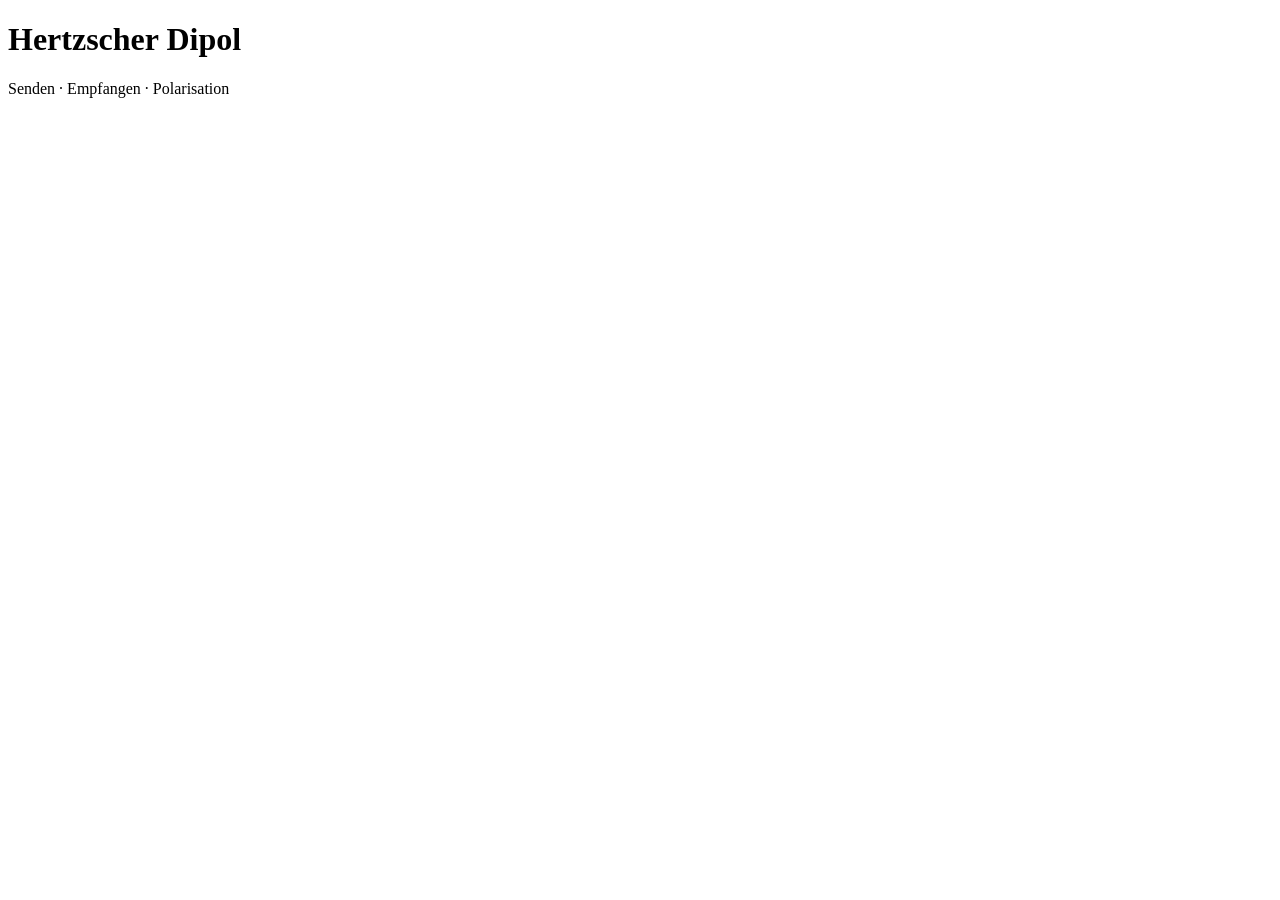
<file: src/index.html>
<!DOCTYPE html>
<html lang="de">
<head>
<meta charset="utf-8">
<meta name="viewport" content="width=device-width,initial-scale=1,maximum-scale=1,user-scalable=no,viewport-fit=cover">
<meta name="apple-mobile-web-app-capable" content="yes">
<meta name="apple-mobile-web-app-title" content="Dipol">
<link rel="apple-touch-icon" href="__ICON__">
<link rel="icon" href="__ICON__">
<meta name="mobile-web-app-capable" content="yes">
<meta name="apple-mobile-web-app-status-bar-style" content="black-translucent">
<meta name="theme-color" content="#070a14">
<meta name="description" content="Interaktive Simulation zum hertzschen Dipol: Senden und Empfangen, Abstrahlcharakteristik, Polarisation.">
<title>Hertzscher Dipol – Senden &amp; Empfangen</title>
<style>
/*__CSS__*/
</style>
</head>
<body>
<div id="app">
  <header>
    <div class="brandrow">
      <span class="spark"></span>
      <h1>Hertzscher Dipol</h1>
      <span class="sub">Senden · Empfangen · Polarisation</span>
    </div>
    <nav id="tabs"></nav>
  </header>
  <main id="main"></main>
</div>
<script>
/*__JS__*/
</script>
</body>
</html>
</file>
